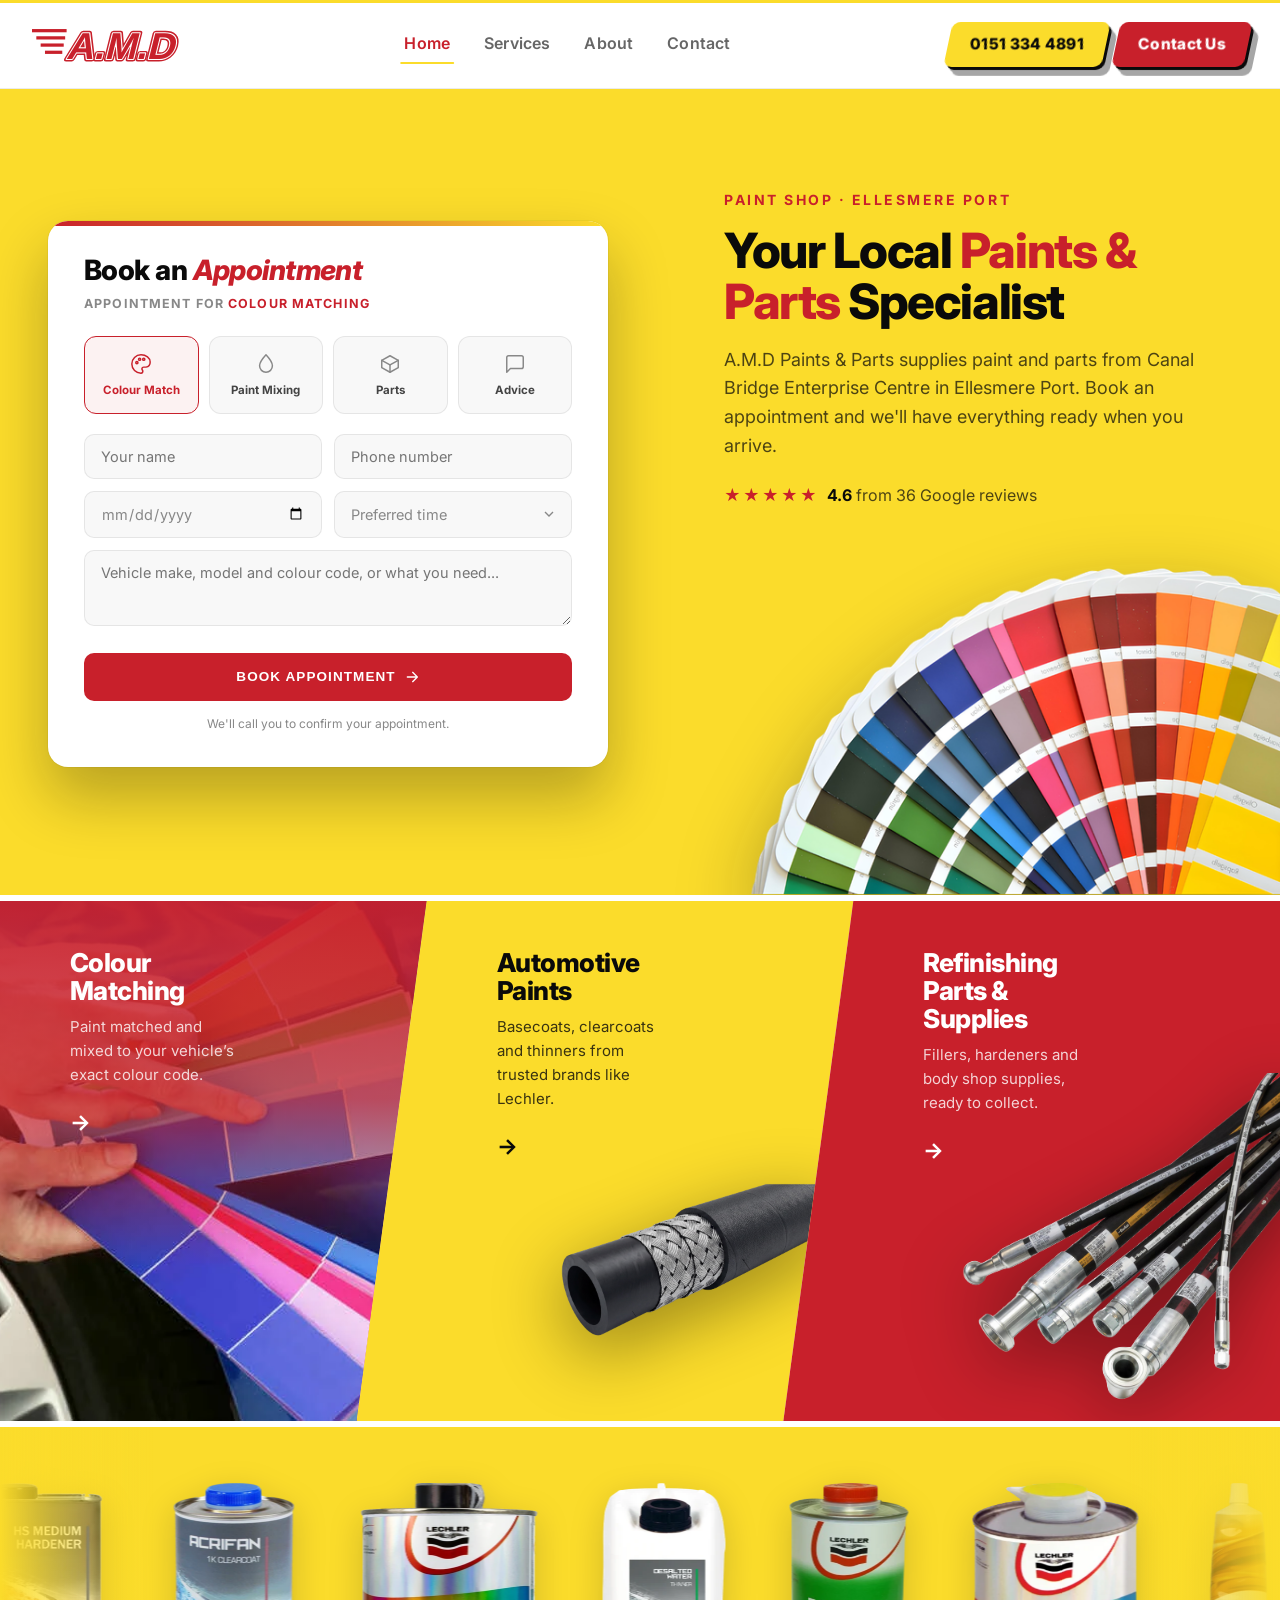
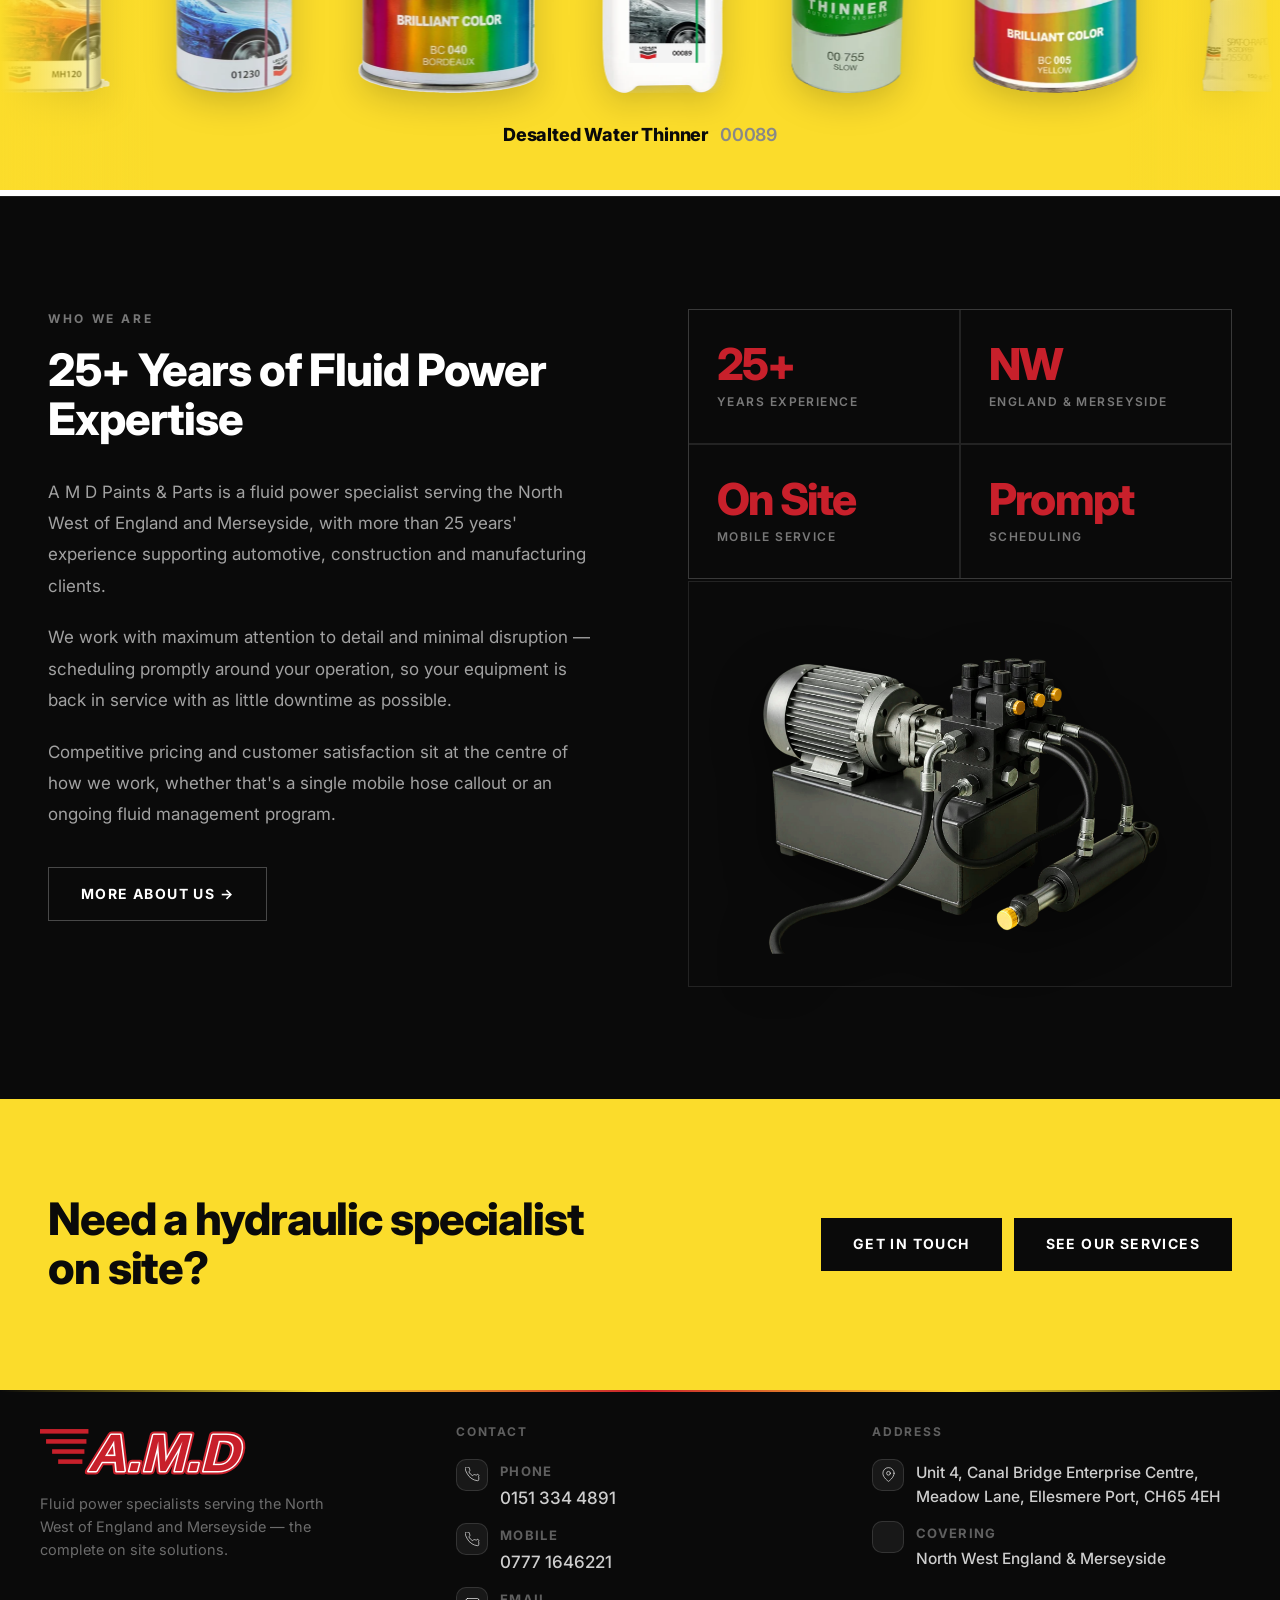
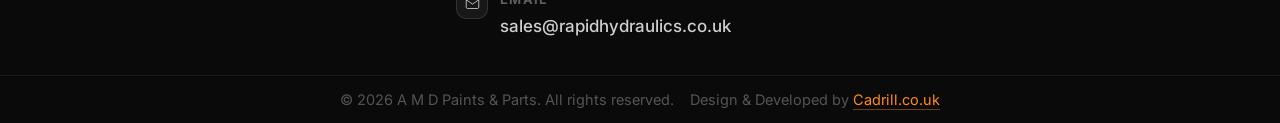
<file: index.html>
<!DOCTYPE html>
<html lang="en">
<head>
  <meta charset="UTF-8" />
  <meta name="viewport" content="width=device-width, initial-scale=1.0" />
  <title>Mobile Hydraulic Services in the North West &amp; Merseyside | A M D Paints &amp; Parts</title>
  <meta name="description" content="A M D Paints &amp; Parts — fluid power specialists with 25+ years' experience serving the North West of England and Merseyside. Mobile hose replacement, pump &amp; valve overhaul, filtration and engineering services with maximum attention to detail and minimal disruption." />
  <link rel="canonical" href="https://rapid-seven.vercel.app/" />
  <meta property="og:type" content="website" />
  <meta property="og:url" content="https://rapid-seven.vercel.app/" />
  <meta property="og:title" content="Mobile Hydraulic Services in the North West &amp; Merseyside | A M D Paints &amp; Parts" />
  <meta property="og:description" content="Fluid power specialists with 25+ years' experience serving the North West of England and Merseyside — mobile hose replacement, pump &amp; valve overhaul, filtration and engineering services." />
  <meta property="og:image" content="https://rapid-seven.vercel.app/images/rapid-hydraulics-share.png" />
  <meta property="og:image:width" content="1667" />
  <meta property="og:image:height" content="1667" />
  <meta name="twitter:card" content="summary_large_image" />
  <meta name="twitter:title" content="Mobile Hydraulic Services in the North West &amp; Merseyside | A M D Paints &amp; Parts" />
  <meta name="twitter:description" content="Fluid power specialists with 25+ years' experience serving the North West of England and Merseyside — mobile hose replacement, pump &amp; valve overhaul, filtration and engineering services." />
  <meta name="twitter:image" content="https://rapid-seven.vercel.app/images/rapid-hydraulics-share.png" />
  <link rel="stylesheet" href="css/style.css" />
  <link rel="icon" type="image/svg+xml" href="images/amd-logo.svg" />
  <link href="https://fonts.googleapis.com/css2?family=Inter:wght@400;500;600;700;800;900&display=swap" rel="stylesheet" />
  <script type="application/ld+json">
  {
    "@context": "https://schema.org",
    "@type": "LocalBusiness",
    "@id": "https://rapid-seven.vercel.app/#business",
    "name": "A M D Paints & Parts",
    "image": "https://rapid-seven.vercel.app/images/rapid-hydraulics-share.png",
    "url": "https://rapid-seven.vercel.app/",
    "telephone": "+441513344891",
    "email": "sales@rapidhydraulics.co.uk",
    "description": "A M D Paints & Parts is a fluid power specialist with 25+ years' experience, providing mobile hydraulic services, pump and valve overhaul, filtration supply and engineering services across the North West of England and Merseyside.",
    "areaServed": [
      { "@type": "AdministrativeArea", "name": "North West England" },
      "Merseyside",
      "Liverpool",
      "Wirral",
      "Cheshire",
      "Greater Manchester"
    ],
    "slogan": "The Complete On Site Solutions"
  }
  </script>
</head>
<body>

  <!-- HEADER -->
  <header class="header">
    <div class="header__inner">
      <a href="index.html" class="header__logo">
        <img src="images/amd-logo.svg" alt="A M D Paints &amp; Parts" style="height:40px;" />
      </a>
      <nav class="nav">
        <ul class="nav__list">
          <li><a href="index.html" class="nav__link nav__link--active">Home</a></li>
          <li><a href="services.html" class="nav__link">Services</a></li>
          <li><a href="about.html" class="nav__link">About</a></li>
          <li><a href="contact.html" class="nav__link">Contact</a></li>
        </ul>
      </nav>
      <div class="header__actions">
        <a href="tel:+441513344891" class="header__phone"><span>0151 334 4891</span></a>
        <a href="contact.html" class="header__cta"><span>Contact Us</span></a>
        <button class="header__burger" aria-label="Menu" onclick="openMobileNav()"><span></span><span></span><span></span></button>
      </div>
    </div>
  </header>

  <div class="mobile-nav" id="mobileNav">
    <div class="mobile-nav__head">
      <img src="images/amd-logo.svg" class="mobile-nav__logo" alt="A M D Paints &amp; Parts" style="height:40px;" />
      <button class="mobile-nav__close" onclick="closeMobileNav()" aria-label="Close menu">✕</button>
    </div>
    <nav class="mobile-nav__links">
      <a href="index.html" class="mobile-nav__link mobile-nav__link--active">Home</a>
      <a href="services.html" class="mobile-nav__link">Services</a>
      <a href="about.html" class="mobile-nav__link">About</a>
      <a href="contact.html" class="mobile-nav__link">Contact</a>
    </nav>
    <div class="mobile-nav__footer">
      <a href="tel:+441513344891" class="mobile-nav__phone">0151 334 4891</a>
      <a href="contact.html" class="mobile-nav__cta">Contact Us</a>
    </div>
  </div>

  <!-- HERO -->
  <section class="rh-hero">
    <div class="container rh-hero__inner">
      <div class="rh-hero__side">
      <div class="rh-hero__intro">
        <span class="rh-hero__eyebrow">Paint Shop &middot; Ellesmere Port</span>
        <h1 class="rh-hero__title">Your Local <span>Paints &amp; Parts</span> Specialist</h1>
        <p class="rh-hero__body">A.M.D Paints &amp; Parts supplies paint and parts from Canal Bridge Enterprise Centre in Ellesmere Port. Book an appointment and we'll have everything ready when you arrive.</p>
        <p class="rh-hero__rating"><span class="rh-hero__stars" aria-hidden="true">&#9733;&#9733;&#9733;&#9733;&#9733;</span> <strong>4.6</strong> from 36 Google reviews</p>
      </div>
      <div class="rh-hero__image-wrap">
        <img src="images/hero-ral-colour-fan.png" alt="RAL colour fan deck" class="rh-hero__image">
      </div>
      </div>
      <div class="rh-hero__content">
        <!-- BOOKING PANEL -->
        <div class="rh-hero__panel-slot">
        <div class="qp-card" id="qpCard">
          <div class="qp-card__head">
            <h2 class="qp-card__title">Book an <span>Appointment</span></h2>
            <p class="qp-card__sub">APPOINTMENT FOR <span id="qpSelectedLabel">COLOUR MATCHING</span></p>
          </div>

          <div class="qp-chips" id="qpChips">
            <button type="button" class="qp-chip is-active" data-label="Colour Matching">
              <svg viewBox="0 0 24 24" fill="none" stroke="currentColor" stroke-width="1.6" stroke-linecap="round" stroke-linejoin="round"><path d="M12 2a10 10 0 000 20c1.1 0 2-.9 2-2 0-.5-.2-1-.5-1.3-.3-.4-.5-.8-.5-1.3 0-1.1.9-2 2-2h2.4A5.6 5.6 0 0022 9.8C22 5.5 17.5 2 12 2z"/><circle cx="7.5" cy="10.5" r="1.2"/><circle cx="10.5" cy="6.8" r="1.2"/><circle cx="15" cy="6.8" r="1.2"/></svg>
              <span>Colour Match</span>
            </button>
            <button type="button" class="qp-chip" data-label="Paint Mixing">
              <svg viewBox="0 0 24 24" fill="none" stroke="currentColor" stroke-width="1.6" stroke-linecap="round" stroke-linejoin="round"><path d="M12 2s7 7.58 7 12a7 7 0 11-14 0c0-4.42 7-12 7-12z"/></svg>
              <span>Paint Mixing</span>
            </button>
            <button type="button" class="qp-chip" data-label="Parts Collection">
              <svg viewBox="0 0 24 24" fill="none" stroke="currentColor" stroke-width="1.6" stroke-linecap="round" stroke-linejoin="round"><path d="M21 8l-9-5-9 5 9 5 9-5z"/><path d="M3 8v8l9 5 9-5V8"/><path d="M12 13v8"/></svg>
              <span>Parts</span>
            </button>
            <button type="button" class="qp-chip" data-label="Advice &amp; Consultation">
              <svg viewBox="0 0 24 24" fill="none" stroke="currentColor" stroke-width="1.6" stroke-linecap="round" stroke-linejoin="round"><path d="M21 15a2 2 0 01-2 2H7l-4 4V5a2 2 0 012-2h14a2 2 0 012 2z"/></svg>
              <span>Advice</span>
            </button>
          </div>

          <form id="qpForm" onsubmit="handleQuoteSubmit(event)">
            <input type="hidden" id="qpService" name="service" value="Colour Matching" />
            <div class="qp-row">
              <input type="text" name="name" placeholder="Your name" required />
              <input type="tel" name="phone" placeholder="Phone number" required />
            </div>
            <div class="qp-row">
              <input type="date" id="qpDate" name="date" aria-label="Preferred date" required />
              <select name="time" aria-label="Preferred time" required>
                <option value="" disabled selected>Preferred time</option>
                <option value="morning">Morning</option>
                <option value="afternoon">Afternoon</option>
              </select>
            </div>
            <textarea name="notes" placeholder="Vehicle make, model and colour code, or what you need..."></textarea>
            <button type="submit" class="qp-submit">Book Appointment <svg viewBox="0 0 24 24" fill="none" stroke="currentColor" stroke-width="2" stroke-linecap="round" stroke-linejoin="round"><path d="M5 12h14M13 5l7 7-7 7"/></svg></button>
            <p class="qp-note">We'll call you to confirm your appointment.</p>
          </form>

          <div class="qp-success" id="qpSuccess">
            Thanks — we've got your booking request and will call you to confirm.
          </div>
        </div>
        </div>
      </div>
    </div>
  </section>

  <!-- FEATURE PANELS -->
  <section class="feature-panels">
    <a href="contact.html" class="feature-panel feature-panel--red feature-panel--hoses feature-panel--photo">
      <img src="images/panel-colour-matching.webp" alt="Colour swatches held against a blue car to match its paint" class="feature-panel__image">
      <div class="feature-panel__body">
        <h3 class="feature-panel__title">Colour Matching</h3>
        <p class="feature-panel__desc">Paint matched and mixed to your vehicle’s exact colour code.</p>
        <span class="feature-panel__arrow">&rarr;</span>
      </div>
    </a>
    <a href="services.html" class="feature-panel feature-panel--yellow feature-panel--hoses">
      <img src="images/panel-hose-cutaway.png" alt="Steel-braided hydraulic hose cutaway" class="feature-panel__image">
      <div class="feature-panel__body">
        <h3 class="feature-panel__title">Automotive Paints</h3>
        <p class="feature-panel__desc">Basecoats, clearcoats and thinners from trusted brands like Lechler.</p>
        <span class="feature-panel__arrow">&rarr;</span>
      </div>
    </a>
    <a href="services.html" class="feature-panel feature-panel--red feature-panel--hoses">
      <img src="images/panel-hydraulic-hoses.png" alt="Hydraulic hose assemblies with crimped fittings" class="feature-panel__image">
      <div class="feature-panel__body">
        <h3 class="feature-panel__title">Refinishing Parts &amp; Supplies</h3>
        <p class="feature-panel__desc">Fillers, hardeners and body shop supplies, ready to collect.</p>
        <span class="feature-panel__arrow">&rarr;</span>
      </div>
    </a>
  </section>

  <!-- PRODUCT CAROUSEL -->
  <section class="product-carousel">
    <div class="product-carousel__track" id="productCarousel" data-set>
      <button type="button" class="product-carousel__item" data-name="Spat-O-Rapid 05500" data-size="1K Stopper" data-price="">
        <img src="images/product-spat-o-rapid-05500.webp" alt="Lechler Spat-O-Rapid 05500 1K stopper, 150 g tube" />
      </button>
      <button type="button" class="product-carousel__item" data-name="HS Medium Hardener" data-size="MH120" data-price="">
        <img src="images/product-hs-medium-hardener-mh120.webp" alt="Lechler HS Medium Hardener MH120 tin" />
      </button>
      <button type="button" class="product-carousel__item" data-name="Acrifan 1K Clearcoat" data-size="01230" data-price="">
        <img src="images/product-acrifan-clearcoat-01230.webp" alt="Lechler Acrifan 1K Clearcoat 01230 tin" />
      </button>
      <button type="button" class="product-carousel__item is-active" data-name="Brilliant Color" data-size="BC 040 Bordeaux" data-price="">
        <img src="images/product-brilliant-color-bc040.webp" alt="Lechler Brilliant Color BC 040 Bordeaux tin" />
      </button>
      <button type="button" class="product-carousel__item" data-name="Desalted Water Thinner" data-size="00089" data-price="">
        <img src="images/product-desalted-water-00089.webp" alt="Lechler Desalted Water Thinner 00089 jerrycan" />
      </button>
      <button type="button" class="product-carousel__item" data-name="Thinner" data-size="00755 Slow" data-price="">
        <img src="images/product-thinner-00755.webp" alt="Lechler Thinner 00755 Slow tin" />
      </button>
      <button type="button" class="product-carousel__item" data-name="Brilliant Color" data-size="BC 005 Yellow" data-price="">
        <img src="images/product-brilliant-color-bc005.webp" alt="Lechler Brilliant Color BC 005 Yellow tin" />
      </button>
    </div>
    <div class="product-carousel__caption">
      <p class="product-carousel__caption-line">
        <span id="productCaptionName">Brilliant Color</span>
        <span id="productCaptionSize">BC 040 Bordeaux</span>
      </p>
      <p id="productCaptionPrice" class="product-carousel__caption-price"></p>
    </div>
  </section>

  <!-- ABOUT -->
  <section class="about-section">
    <div class="container">
      <div class="about-section__inner">
        <div>
          <span class="eyebrow">Who We Are</span>
          <h2 class="about-section__title">25+ Years of Fluid Power Expertise</h2>
          <p class="about-section__body">A M D Paints &amp; Parts is a fluid power specialist serving the North West of England and Merseyside, with more than 25 years' experience supporting automotive, construction and manufacturing clients.</p>
          <p class="about-section__body">We work with maximum attention to detail and minimal disruption — scheduling promptly around your operation, so your equipment is back in service with as little downtime as possible.</p>
          <p class="about-section__body">Competitive pricing and customer satisfaction sit at the centre of how we work, whether that's a single mobile hose callout or an ongoing fluid management program.</p>
          <div class="about-section__cta">
            <a href="about.html" class="btn btn--ghost">More About Us &rarr;</a>
          </div>
        </div>
        <div>
          <div class="about-stats">
            <div class="about-stat">
              <div class="about-stat__num">25+</div>
              <div class="about-stat__label">Years Experience</div>
            </div>
            <div class="about-stat">
              <div class="about-stat__num">NW</div>
              <div class="about-stat__label">England &amp; Merseyside</div>
            </div>
            <div class="about-stat">
              <div class="about-stat__num">On Site</div>
              <div class="about-stat__label">Mobile Service</div>
            </div>
            <div class="about-stat">
              <div class="about-stat__num">Prompt</div>
              <div class="about-stat__label">Scheduling</div>
            </div>
          </div>
          <div class="about-stats__image">
            <img src="images/about-power-unit.png" alt="Hydraulic power unit with pump, manifold and cylinder" />
          </div>
        </div>
      </div>
    </div>
  </section>

  <!-- CTA -->
  <section class="cta-band">
    <div class="container">
      <div class="cta-band__inner">
        <h2 class="cta-band__title">Need a hydraulic specialist on site?</h2>
        <div class="cta-band__actions">
          <a href="contact.html" class="btn btn--dark">Get in Touch</a>
          <a href="services.html" class="btn btn--dark" style="border-color:rgba(0,0,0,0.15);">See Our Services</a>
        </div>
      </div>
    </div>
  </section>

  <!-- FOOTER -->
  <footer class="footer">
    <div class="footer__inner footer__inner--simple">
      <div class="footer__contact">
        <img src="images/amd-logo.svg" class="footer__logo" alt="A M D Paints &amp; Parts" style="height:56px;" />
        <p class="footer__tagline">Fluid power specialists serving the North West of England and Merseyside — the complete on site solutions.</p>
      </div>
      <div>
        <p class="footer__col-title">Contact</p>
        <a href="tel:+441513344891" class="footer__contact-item">
          <span class="footer__contact-icon">
            <svg viewBox="0 0 24 24" fill="none" width="15" height="15" stroke="currentColor" stroke-width="1.5" stroke-linecap="round" stroke-linejoin="round"><path d="M22 16.92v3a2 2 0 01-2.18 2 19.79 19.79 0 01-8.63-3.07A19.5 19.5 0 013.07 9.8 19.79 19.79 0 01.04 1.22 2 2 0 012 .04h3a2 2 0 012 1.72 12.84 12.84 0 00.7 2.81 2 2 0 01-.45 2.11L6.09 7.91a16 16 0 006 6l1.27-1.27a2 2 0 012.11-.45 12.84 12.84 0 002.81.7A2 2 0 0122 14.92z"/></svg>
          </span>
          <span class="footer__contact-text">
            <span class="footer__label">Phone</span>
            <span class="footer__value">0151 334 4891</span>
          </span>
        </a>
        <a href="tel:+447771646221" class="footer__contact-item">
          <span class="footer__contact-icon">
            <svg viewBox="0 0 24 24" fill="none" width="15" height="15" stroke="currentColor" stroke-width="1.5" stroke-linecap="round" stroke-linejoin="round"><path d="M22 16.92v3a2 2 0 01-2.18 2 19.79 19.79 0 01-8.63-3.07A19.5 19.5 0 013.07 9.8 19.79 19.79 0 01.04 1.22 2 2 0 012 .04h3a2 2 0 012 1.72 12.84 12.84 0 00.7 2.81 2 2 0 01-.45 2.11L6.09 7.91a16 16 0 006 6l1.27-1.27a2 2 0 012.11-.45 12.84 12.84 0 002.81.7A2 2 0 0122 14.92z"/></svg>
          </span>
          <span class="footer__contact-text">
            <span class="footer__label">Mobile</span>
            <span class="footer__value">0777 1646221</span>
          </span>
        </a>
        <a href="mailto:sales@rapidhydraulics.co.uk" class="footer__contact-item">
          <span class="footer__contact-icon">
            <svg viewBox="0 0 24 24" fill="none" width="15" height="15" stroke="currentColor" stroke-width="1.5" stroke-linecap="round" stroke-linejoin="round"><path d="M4 4h16c1.1 0 2 .9 2 2v12c0 1.1-.9 2-2 2H4c-1.1 0-2-.9-2-2V6c0-1.1.9-2 2-2z"/><polyline points="22,6 12,13 2,6"/></svg>
          </span>
          <span class="footer__contact-text">
            <span class="footer__label">Email</span>
            <span class="footer__value">sales@rapidhydraulics.co.uk</span>
          </span>
        </a>
      </div>
      <div>
        <p class="footer__col-title">Address</p>
        <div class="footer__contact-item" style="cursor:default;">
          <span class="footer__contact-icon">
            <svg viewBox="0 0 24 24" fill="none" width="15" height="15" stroke="currentColor" stroke-width="1.5" stroke-linecap="round" stroke-linejoin="round"><path d="M21 10c0 7-9 13-9 13S3 17 3 10a9 9 0 1118 0z"/><circle cx="12" cy="10" r="3"/></svg>
          </span>
          <span class="footer__contact-text">
            <span class="footer__value" style="font-size:15.5px;">Unit 4, Canal Bridge Enterprise Centre, Meadow Lane, Ellesmere Port, CH65 4EH</span>
          </span>
        </div>
        <div class="footer__contact-item" style="cursor:default;">
          <span class="footer__contact-icon"></span>
          <span class="footer__contact-text">
            <span class="footer__label">Covering</span>
            <span class="footer__value" style="font-size:15.5px;">North West England &amp; Merseyside</span>
          </span>
        </div>
      </div>
    </div>

    <div class="footer__bottom" style="justify-content:center; gap:16px; flex-wrap:wrap;">
      <p>&copy; 2026 A M D Paints &amp; Parts. All rights reserved.</p>
      <p>Design &amp; Developed by <a href="https://cadrill.co.uk" class="footer__policy-link" target="_blank" rel="noopener">Cadrill.co.uk</a></p>
    </div>
  </footer>

  <script>
    function openMobileNav() {
      document.getElementById('mobileNav').classList.add('is-open');
      document.body.style.overflow = 'hidden';
    }
    function closeMobileNav() {
      document.getElementById('mobileNav').classList.remove('is-open');
      document.body.style.overflow = '';
    }
    document.querySelectorAll('#qpChips .qp-chip').forEach(function (chip) {
      chip.addEventListener('click', function () {
        document.querySelectorAll('#qpChips .qp-chip').forEach(function (c) { c.classList.remove('is-active'); });
        chip.classList.add('is-active');
        var label = chip.getAttribute('data-label');
        document.getElementById('qpService').value = label;
        document.getElementById('qpSelectedLabel').textContent = label.toUpperCase();
      });
    });
    var qpDate = document.getElementById('qpDate');
    var t = new Date();
    qpDate.min = t.getFullYear() + '-' + String(t.getMonth() + 1).padStart(2, '0') + '-' + String(t.getDate()).padStart(2, '0');
    function handleQuoteSubmit(e) {
      e.preventDefault();
      document.getElementById('qpForm').style.display = 'none';
      document.getElementById('qpChips').style.display = 'none';
      document.getElementById('qpSuccess').style.display = 'block';
    }
    (function () {
      var wrap = document.querySelector('.product-carousel');
      var track = document.getElementById('productCarousel');
      var uniqueItems = Array.prototype.slice.call(track.children);

      // Clone the unique set enough times to fill well beyond the
      // widest screen, so there's never empty space while it steps
      // and loops.
      while (track.scrollWidth < window.innerWidth * 4) {
        uniqueItems.forEach(function (item) {
          track.appendChild(item.cloneNode(true));
        });
      }

      var items = Array.prototype.slice.call(document.querySelectorAll('#productCarousel .product-carousel__item'));
      var current = null;
      var SLIDE_MS = 500;
      var PAUSE_MS = 1000;

      // offsetLeft/offsetWidth are pure layout values, unaffected by
      // the transform we animate the track with — using them (rather
      // than a fixed per-step distance) means every item is centered
      // exactly, however wide its particular product photo is, with
      // no drift building up over many steps.
      function centerOffsetOf(item) {
        return item.offsetLeft + item.offsetWidth / 2;
      }

      function applyTransform(idx, animate) {
        var targetX = wrap.clientWidth / 2 - centerOffsetOf(items[idx]);
        track.style.transition = animate ? 'transform ' + SLIDE_MS + 'ms ease' : 'none';
        track.style.transform = 'translateX(' + targetX + 'px)';
      }

      var index = items.findIndex(function (c) { return c.classList.contains('is-active'); });
      if (index === -1) index = 0;
      applyTransform(index, false);

      function advance() {
        index++;
        applyTransform(index, true);
        if (index >= items.length - uniqueItems.length) {
          setTimeout(function () {
            index -= uniqueItems.length;
            applyTransform(index, false);
          }, SLIDE_MS);
        }
      }

      setInterval(advance, SLIDE_MS + PAUSE_MS);

      function setActive(item) {
        if (item === current) return;
        items.forEach(function (c) { c.classList.remove('is-active'); });
        item.classList.add('is-active');
        document.getElementById('productCaptionName').textContent = item.getAttribute('data-name');
        document.getElementById('productCaptionSize').textContent = item.getAttribute('data-size');
        document.getElementById('productCaptionPrice').textContent = item.getAttribute('data-price');
        current = item;
      }

      function updateFromCenter() {
        var mid = wrap.getBoundingClientRect().left + wrap.getBoundingClientRect().width / 2;
        var closest = items[0];
        var closestDist = Infinity;
        items.forEach(function (item) {
          var r = item.getBoundingClientRect();
          var dist = Math.abs((r.left + r.width / 2) - mid);
          if (dist < closestDist) { closestDist = dist; closest = item; }
        });
        setActive(closest);
        requestAnimationFrame(updateFromCenter);
      }

      items.forEach(function (item, i) {
        item.addEventListener('click', function () {
          index = i;
          applyTransform(index, true);
        });
      });

      requestAnimationFrame(updateFromCenter);
    })();
  </script>
</body>
</html>
</file>
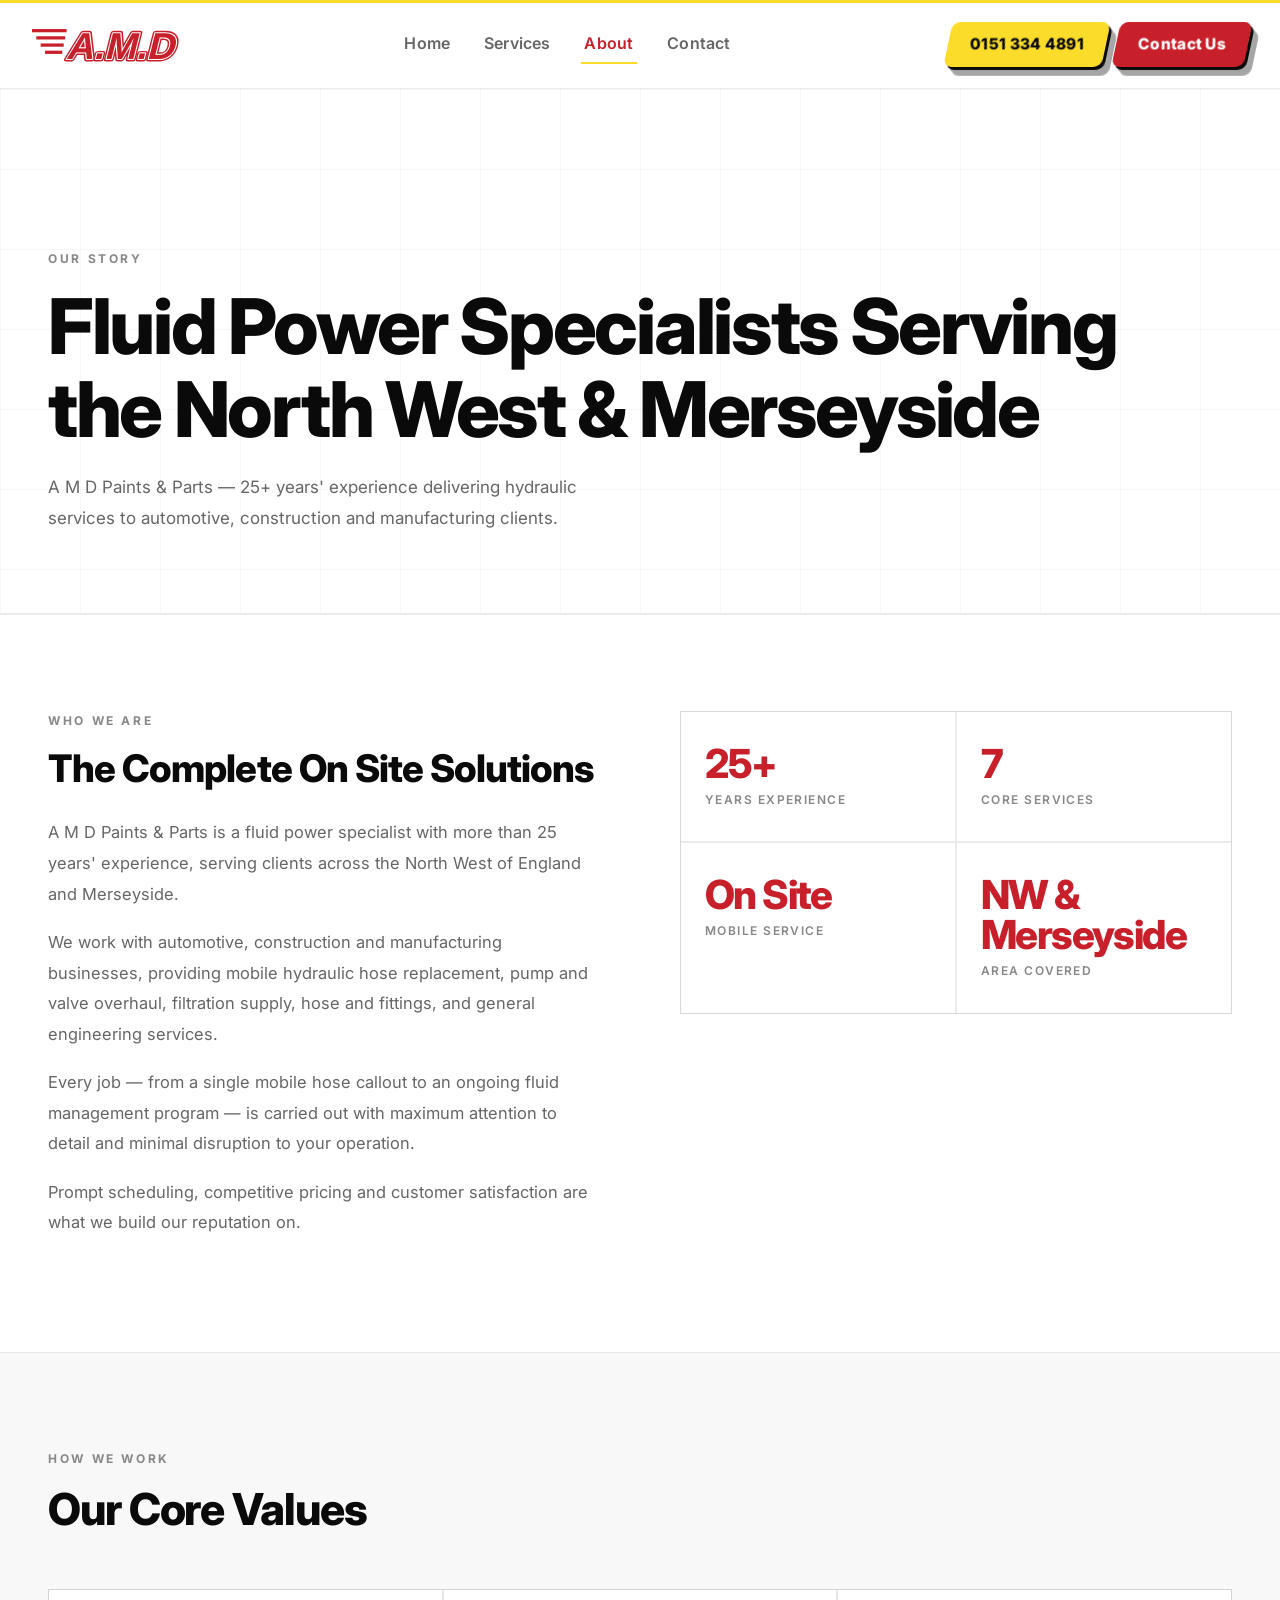
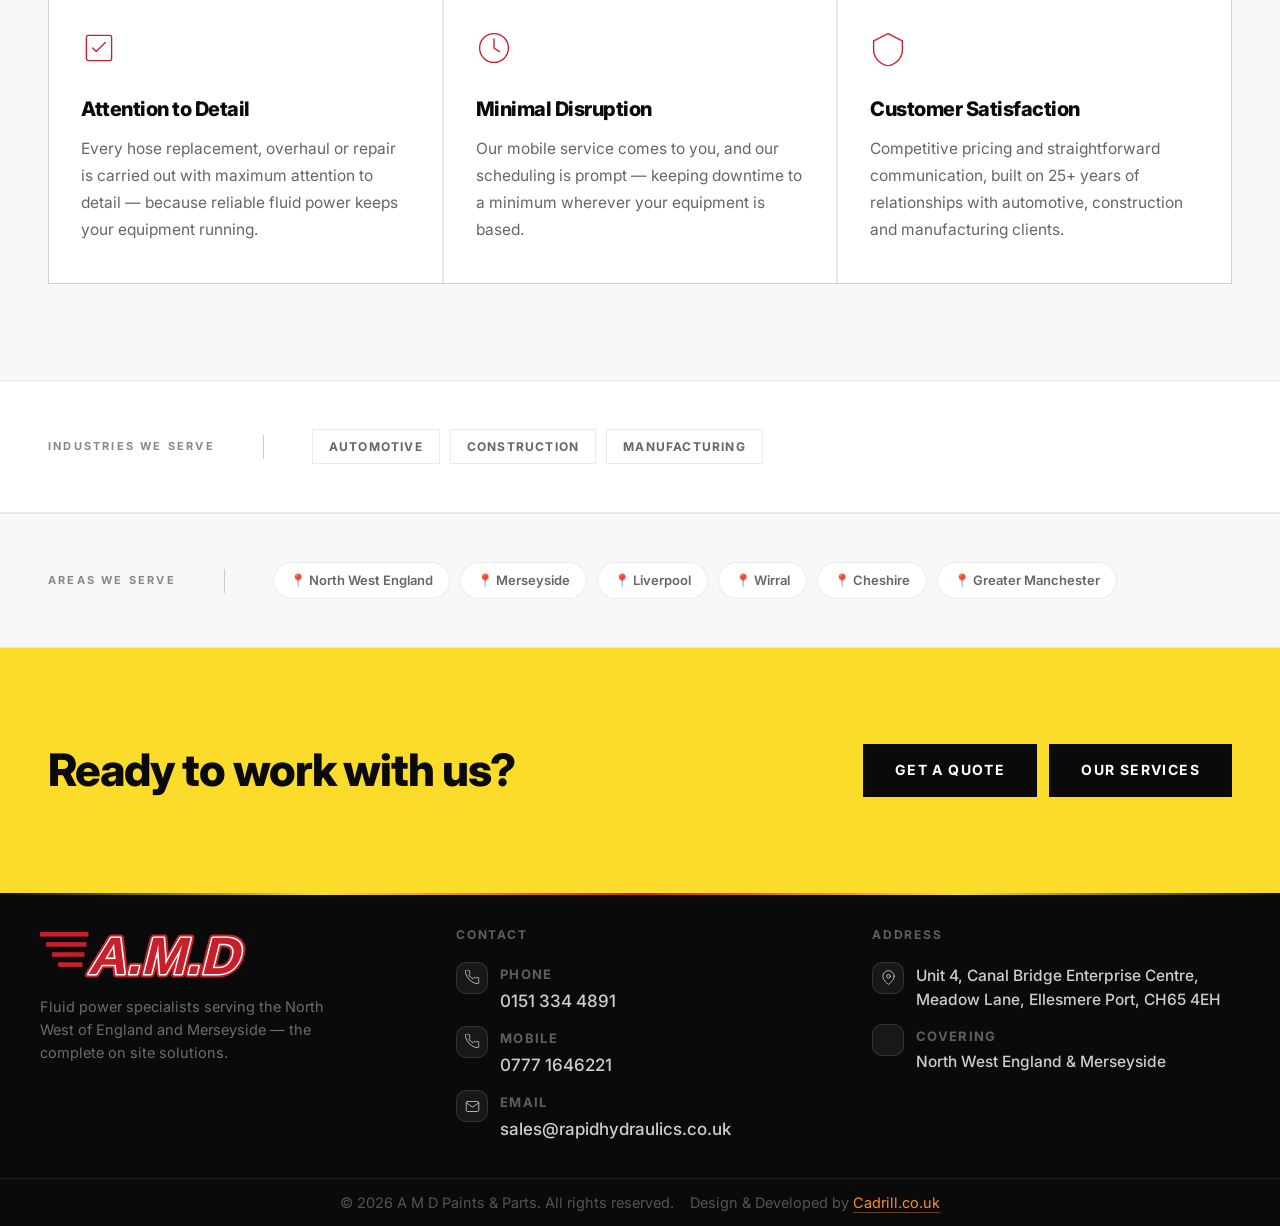
<file: about.html>
<!DOCTYPE html>
<html lang="en">
<head>
  <meta charset="UTF-8" />
  <meta name="viewport" content="width=device-width, initial-scale=1.0" />
  <title>About Us — Fluid Power Specialists | A M D Paints &amp; Parts</title>
  <meta name="description" content="A M D Paints &amp; Parts — 25+ years' experience as a fluid power specialist serving automotive, construction and manufacturing clients across the North West of England and Merseyside." />
  <link rel="canonical" href="https://rapid-seven.vercel.app/about.html" />
  <meta property="og:type" content="website" />
  <meta property="og:url" content="https://rapid-seven.vercel.app/about.html" />
  <meta property="og:title" content="About Us — Fluid Power Specialists | A M D Paints &amp; Parts" />
  <meta property="og:description" content="25+ years' experience as a fluid power specialist serving automotive, construction and manufacturing clients across the North West of England and Merseyside." />
  <meta property="og:image" content="https://rapid-seven.vercel.app/images/rapid-hydraulics-share.png" />
  <meta property="og:image:width" content="1667" />
  <meta property="og:image:height" content="1667" />
  <meta name="twitter:card" content="summary_large_image" />
  <meta name="twitter:title" content="About Us — Fluid Power Specialists | A M D Paints &amp; Parts" />
  <meta name="twitter:description" content="25+ years' experience as a fluid power specialist serving automotive, construction and manufacturing clients across the North West of England and Merseyside." />
  <meta name="twitter:image" content="https://rapid-seven.vercel.app/images/rapid-hydraulics-share.png" />
  <link rel="stylesheet" href="css/style.css" />
  <link rel="icon" type="image/svg+xml" href="images/amd-logo.svg" />
  <link href="https://fonts.googleapis.com/css2?family=Inter:wght@400;500;600;700;800&display=swap" rel="stylesheet" />
</head>
<body>

  <header class="header">
    <div class="header__inner">
      <a href="index.html" class="header__logo">
        <img src="images/amd-logo.svg" alt="A M D Paints &amp; Parts" style="height:40px;" />
      </a>
      <nav class="nav">
        <ul class="nav__list">
          <li><a href="index.html" class="nav__link">Home</a></li>
          <li><a href="services.html" class="nav__link">Services</a></li>
          <li><a href="about.html" class="nav__link nav__link--active">About</a></li>
          <li><a href="contact.html" class="nav__link">Contact</a></li>
        </ul>
      </nav>
      <div class="header__actions">
        <a href="tel:+441513344891" class="header__phone"><span>0151 334 4891</span></a>
        <a href="contact.html" class="header__cta"><span>Contact Us</span></a>
        <button class="header__burger" aria-label="Menu" onclick="openMobileNav()"><span></span><span></span><span></span></button>
      </div>
    </div>
  </header>

  <div class="mobile-nav" id="mobileNav">
    <div class="mobile-nav__head">
      <img src="images/amd-logo.svg" class="mobile-nav__logo" alt="A M D Paints &amp; Parts" style="height:40px;" />
      <button class="mobile-nav__close" onclick="closeMobileNav()" aria-label="Close menu">✕</button>
    </div>
    <nav class="mobile-nav__links">
      <a href="index.html" class="mobile-nav__link">Home</a>
      <a href="services.html" class="mobile-nav__link">Services</a>
      <a href="about.html" class="mobile-nav__link mobile-nav__link--active">About</a>
      <a href="contact.html" class="mobile-nav__link">Contact</a>
    </nav>
    <div class="mobile-nav__footer">
      <a href="tel:+441513344891" class="mobile-nav__phone">0151 334 4891</a>
      <a href="contact.html" class="mobile-nav__cta">Contact Us</a>
    </div>
  </div>

  <section class="page-hero">
    <div class="container page-hero__inner">
      <span class="eyebrow">Our Story</span>
      <h1 class="page-hero__title">Fluid Power Specialists Serving the North West &amp; Merseyside</h1>
      <p class="page-hero__sub">A M D Paints &amp; Parts — 25+ years' experience delivering hydraulic services to automotive, construction and manufacturing clients.</p>
    </div>
  </section>

  <!-- INTRO -->
  <section class="about-intro">
    <div class="container">
      <div class="about-intro__inner">
        <div>
          <span class="eyebrow">Who We Are</span>
          <h2 class="about-intro__title">The Complete On Site Solutions</h2>
          <p class="about-intro__body">A M D Paints &amp; Parts is a fluid power specialist with more than 25 years' experience, serving clients across the North West of England and Merseyside.</p>
          <p class="about-intro__body">We work with automotive, construction and manufacturing businesses, providing mobile hydraulic hose replacement, pump and valve overhaul, filtration supply, hose and fittings, and general engineering services.</p>
          <p class="about-intro__body">Every job — from a single mobile hose callout to an ongoing fluid management program — is carried out with maximum attention to detail and minimal disruption to your operation.</p>
          <p class="about-intro__body">Prompt scheduling, competitive pricing and customer satisfaction are what we build our reputation on.</p>
        </div>
        <div class="about-mini-stats">
          <div class="about-mini-stat">
            <div class="about-mini-stat__num">25+</div>
            <div class="about-mini-stat__label">Years Experience</div>
          </div>
          <div class="about-mini-stat">
            <div class="about-mini-stat__num">7</div>
            <div class="about-mini-stat__label">Core Services</div>
          </div>
          <div class="about-mini-stat">
            <div class="about-mini-stat__num">On Site</div>
            <div class="about-mini-stat__label">Mobile Service</div>
          </div>
          <div class="about-mini-stat">
            <div class="about-mini-stat__num">NW &amp; Merseyside</div>
            <div class="about-mini-stat__label">Area Covered</div>
          </div>
        </div>
      </div>
    </div>
  </section>

  <!-- VALUES -->
  <section class="values-section">
    <div class="container">
      <span class="eyebrow">How We Work</span>
      <h2 style="font-size:clamp(28px,3.5vw,44px); font-weight:800; color:var(--black); letter-spacing:-0.025em;">Our Core Values</h2>
      <div class="values-grid">
        <div class="value-card">
          <svg class="value-card__icon" viewBox="0 0 40 40" fill="none">
            <rect x="6" y="6" width="28" height="28" rx="2" stroke="currentColor" stroke-width="1.5"/>
            <path d="M13 20l4 4 10-10" stroke="currentColor" stroke-width="1.5" stroke-linecap="round" stroke-linejoin="round"/>
          </svg>
          <h3 class="value-card__title">Attention to Detail</h3>
          <p class="value-card__body">Every hose replacement, overhaul or repair is carried out with maximum attention to detail — because reliable fluid power keeps your equipment running.</p>
        </div>
        <div class="value-card">
          <svg class="value-card__icon" viewBox="0 0 40 40" fill="none">
            <circle cx="20" cy="20" r="16" stroke="currentColor" stroke-width="1.5"/>
            <path d="M20 10v10l6 4" stroke="currentColor" stroke-width="1.5" stroke-linecap="round"/>
          </svg>
          <h3 class="value-card__title">Minimal Disruption</h3>
          <p class="value-card__body">Our mobile service comes to you, and our scheduling is prompt — keeping downtime to a minimum wherever your equipment is based.</p>
        </div>
        <div class="value-card">
          <svg class="value-card__icon" viewBox="0 0 40 40" fill="none">
            <path d="M20 4L4 12v10c0 9 7 16 16 18 9-2 16-9 16-18V12L20 4z" stroke="currentColor" stroke-width="1.5"/>
          </svg>
          <h3 class="value-card__title">Customer Satisfaction</h3>
          <p class="value-card__body">Competitive pricing and straightforward communication, built on 25+ years of relationships with automotive, construction and manufacturing clients.</p>
        </div>
      </div>
    </div>
  </section>

  <!-- CAPABILITIES -->
  <section class="certs-strip">
    <div class="container">
      <div class="certs-strip__inner">
        <span class="certs-strip__label">Industries We Serve</span>
        <div class="certs-strip__divider"></div>
        <div class="certs-strip__items">
          <span class="cert-badge">Automotive</span>
          <span class="cert-badge">Construction</span>
          <span class="cert-badge">Manufacturing</span>
        </div>
      </div>
    </div>
  </section>

  <section class="areas-strip">
    <div class="container">
      <div class="areas-strip__inner">
        <span class="areas-strip__label">Areas We Serve</span>
        <div class="areas-strip__divider"></div>
        <div class="areas-strip__items">
          <span class="area-badge">📍 North West England</span>
          <span class="area-badge">📍 Merseyside</span>
          <span class="area-badge">📍 Liverpool</span>
          <span class="area-badge">📍 Wirral</span>
          <span class="area-badge">📍 Cheshire</span>
          <span class="area-badge">📍 Greater Manchester</span>
        </div>
      </div>
    </div>
  </section>

  <section class="cta-band">
    <div class="container">
      <div class="cta-band__inner">
        <h2 class="cta-band__title">Ready to work with us?</h2>
        <div class="cta-band__actions">
          <a href="contact.html" class="btn btn--dark">Get a Quote</a>
          <a href="services.html" class="btn btn--dark" style="border-color:rgba(0,0,0,0.15);">Our Services</a>
        </div>
      </div>
    </div>
  </section>

  <footer class="footer">
    <div class="footer__inner footer__inner--simple">
      <div class="footer__contact">
        <img src="images/amd-logo.svg" class="footer__logo" alt="A M D Paints &amp; Parts" style="height:56px;" />
        <p class="footer__tagline">Fluid power specialists serving the North West of England and Merseyside — the complete on site solutions.</p>
      </div>
      <div>
        <p class="footer__col-title">Contact</p>
        <a href="tel:+441513344891" class="footer__contact-item">
          <span class="footer__contact-icon">
            <svg viewBox="0 0 24 24" fill="none" width="15" height="15" stroke="currentColor" stroke-width="1.5" stroke-linecap="round" stroke-linejoin="round"><path d="M22 16.92v3a2 2 0 01-2.18 2 19.79 19.79 0 01-8.63-3.07A19.5 19.5 0 013.07 9.8 19.79 19.79 0 01.04 1.22 2 2 0 012 .04h3a2 2 0 012 1.72 12.84 12.84 0 00.7 2.81 2 2 0 01-.45 2.11L6.09 7.91a16 16 0 006 6l1.27-1.27a2 2 0 012.11-.45 12.84 12.84 0 002.81.7A2 2 0 0122 14.92z"/></svg>
          </span>
          <span class="footer__contact-text">
            <span class="footer__label">Phone</span>
            <span class="footer__value">0151 334 4891</span>
          </span>
        </a>
        <a href="tel:+447771646221" class="footer__contact-item">
          <span class="footer__contact-icon">
            <svg viewBox="0 0 24 24" fill="none" width="15" height="15" stroke="currentColor" stroke-width="1.5" stroke-linecap="round" stroke-linejoin="round"><path d="M22 16.92v3a2 2 0 01-2.18 2 19.79 19.79 0 01-8.63-3.07A19.5 19.5 0 013.07 9.8 19.79 19.79 0 01.04 1.22 2 2 0 012 .04h3a2 2 0 012 1.72 12.84 12.84 0 00.7 2.81 2 2 0 01-.45 2.11L6.09 7.91a16 16 0 006 6l1.27-1.27a2 2 0 012.11-.45 12.84 12.84 0 002.81.7A2 2 0 0122 14.92z"/></svg>
          </span>
          <span class="footer__contact-text">
            <span class="footer__label">Mobile</span>
            <span class="footer__value">0777 1646221</span>
          </span>
        </a>
        <a href="mailto:sales@rapidhydraulics.co.uk" class="footer__contact-item">
          <span class="footer__contact-icon">
            <svg viewBox="0 0 24 24" fill="none" width="15" height="15" stroke="currentColor" stroke-width="1.5" stroke-linecap="round" stroke-linejoin="round"><path d="M4 4h16c1.1 0 2 .9 2 2v12c0 1.1-.9 2-2 2H4c-1.1 0-2-.9-2-2V6c0-1.1.9-2 2-2z"/><polyline points="22,6 12,13 2,6"/></svg>
          </span>
          <span class="footer__contact-text">
            <span class="footer__label">Email</span>
            <span class="footer__value">sales@rapidhydraulics.co.uk</span>
          </span>
        </a>
      </div>
      <div>
        <p class="footer__col-title">Address</p>
        <div class="footer__contact-item" style="cursor:default;">
          <span class="footer__contact-icon">
            <svg viewBox="0 0 24 24" fill="none" width="15" height="15" stroke="currentColor" stroke-width="1.5" stroke-linecap="round" stroke-linejoin="round"><path d="M21 10c0 7-9 13-9 13S3 17 3 10a9 9 0 1118 0z"/><circle cx="12" cy="10" r="3"/></svg>
          </span>
          <span class="footer__contact-text">
            <span class="footer__value" style="font-size:15.5px;">Unit 4, Canal Bridge Enterprise Centre, Meadow Lane, Ellesmere Port, CH65 4EH</span>
          </span>
        </div>
        <div class="footer__contact-item" style="cursor:default;">
          <span class="footer__contact-icon"></span>
          <span class="footer__contact-text">
            <span class="footer__label">Covering</span>
            <span class="footer__value" style="font-size:15.5px;">North West England &amp; Merseyside</span>
          </span>
        </div>
      </div>
    </div>

    <div class="footer__bottom" style="justify-content:center; gap:16px; flex-wrap:wrap;">
      <p>&copy; 2026 A M D Paints &amp; Parts. All rights reserved.</p>
      <p>Design &amp; Developed by <a href="https://cadrill.co.uk" class="footer__policy-link" target="_blank" rel="noopener">Cadrill.co.uk</a></p>
    </div>
  </footer>

  <script>
    function openMobileNav() {
      document.getElementById('mobileNav').classList.add('is-open');
      document.body.style.overflow = 'hidden';
    }
    function closeMobileNav() {
      document.getElementById('mobileNav').classList.remove('is-open');
      document.body.style.overflow = '';
    }
  </script>
</body>
</html>
</file>
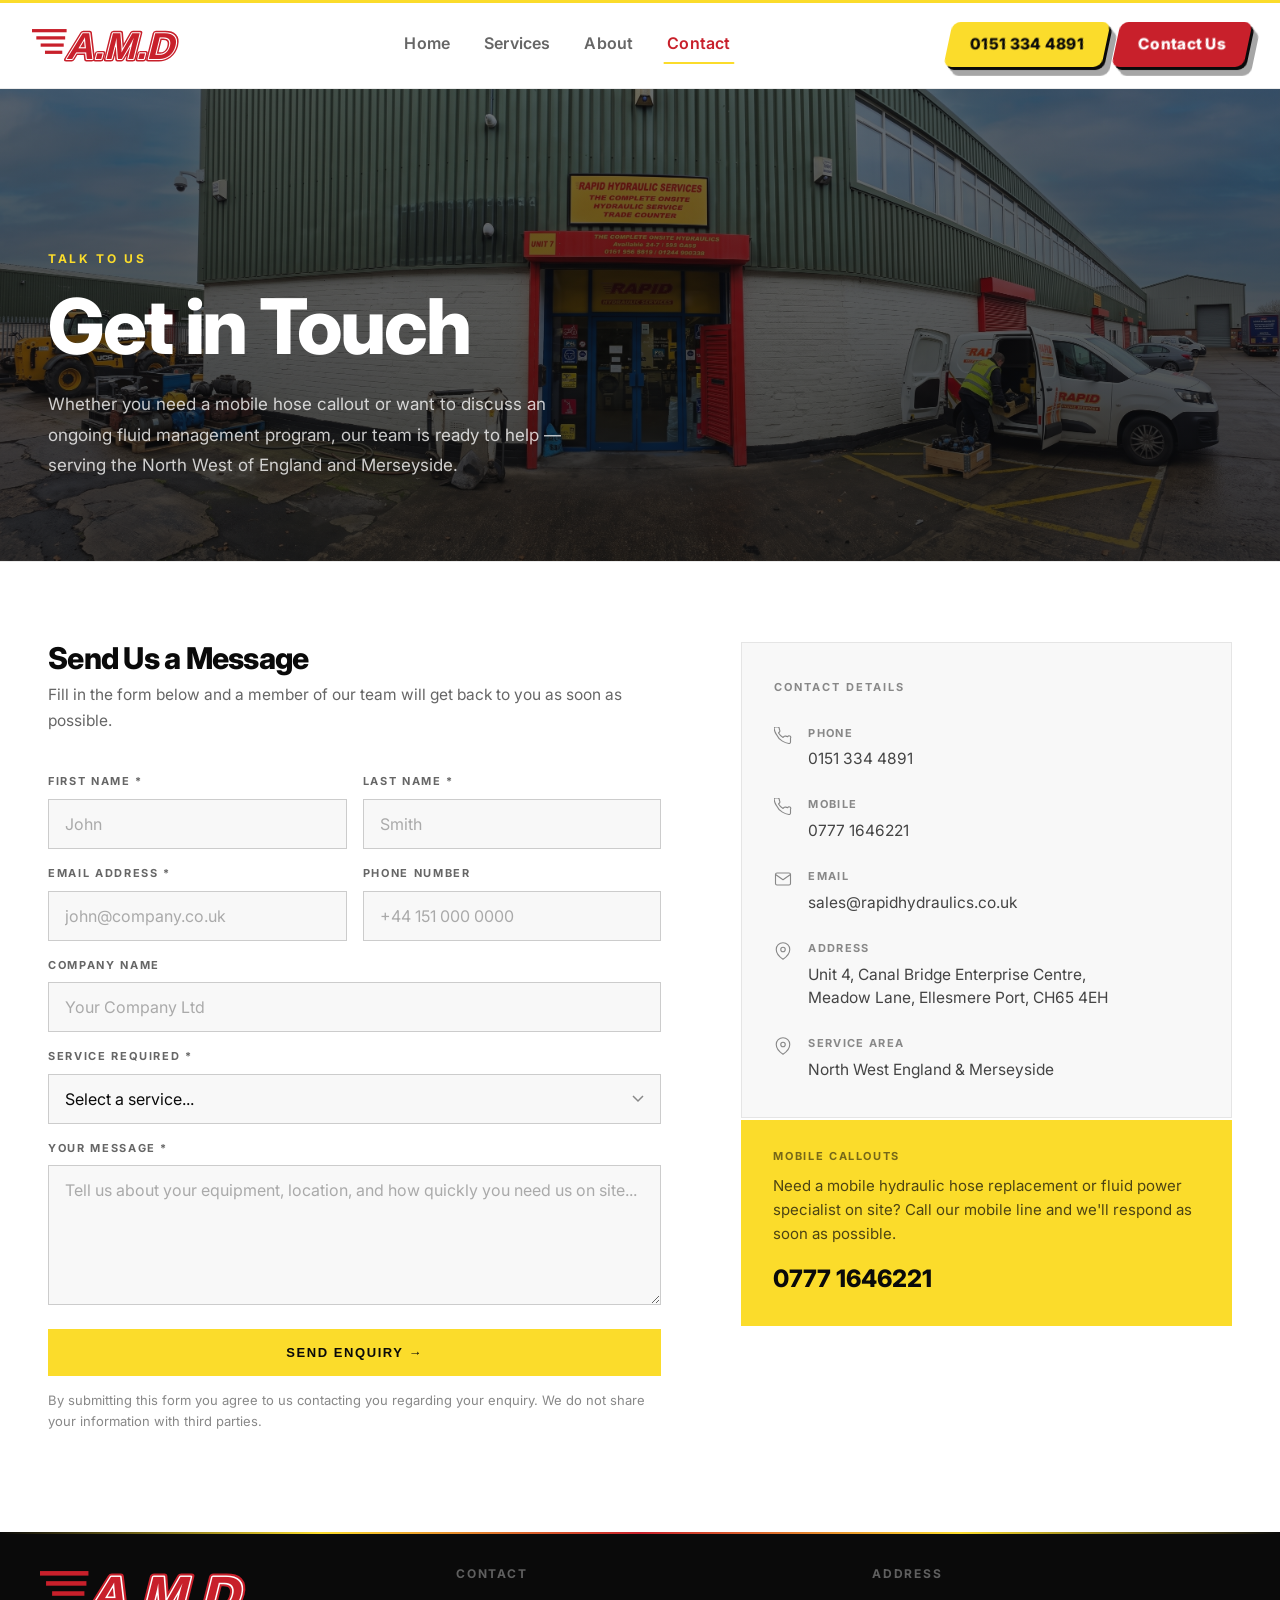
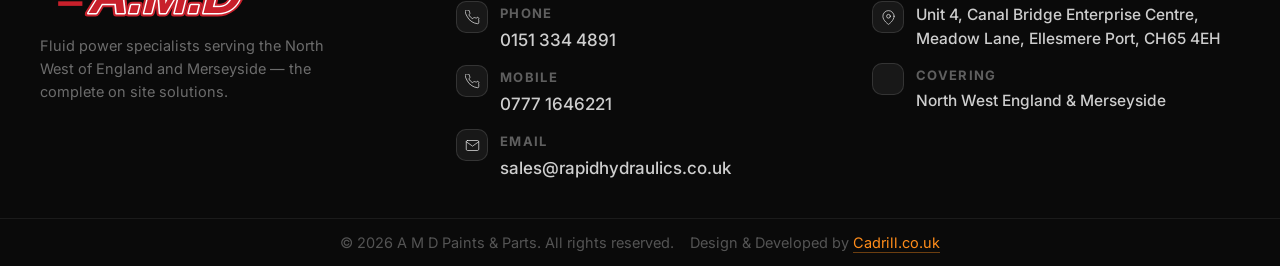
<file: contact.html>
<!DOCTYPE html>
<html lang="en">
<head>
  <meta charset="UTF-8" />
  <meta name="viewport" content="width=device-width, initial-scale=1.0" />
  <title>Contact — Book a Callout | A M D Paints &amp; Parts</title>
  <meta name="description" content="Get in touch with A M D Paints &amp; Parts for hydraulic service enquiries across the North West of England and Merseyside. Call 0151 334 4891 or email sales@rapidhydraulics.co.uk." />
  <link rel="canonical" href="https://rapid-seven.vercel.app/contact.html" />
  <meta property="og:type" content="website" />
  <meta property="og:url" content="https://rapid-seven.vercel.app/contact.html" />
  <meta property="og:title" content="Contact — Book a Callout | A M D Paints &amp; Parts" />
  <meta property="og:description" content="Get in touch with A M D Paints &amp; Parts for hydraulic service enquiries across the North West of England and Merseyside." />
  <meta property="og:image" content="https://rapid-seven.vercel.app/images/rapid-hydraulics-share.png" />
  <meta property="og:image:width" content="1667" />
  <meta property="og:image:height" content="1667" />
  <meta name="twitter:card" content="summary_large_image" />
  <meta name="twitter:title" content="Contact — Book a Callout | A M D Paints &amp; Parts" />
  <meta name="twitter:description" content="Get in touch with A M D Paints &amp; Parts for hydraulic service enquiries across the North West of England and Merseyside." />
  <meta name="twitter:image" content="https://rapid-seven.vercel.app/images/rapid-hydraulics-share.png" />
  <link rel="stylesheet" href="css/style.css" />
  <link rel="icon" type="image/svg+xml" href="images/amd-logo.svg" />
  <link href="https://fonts.googleapis.com/css2?family=Inter:wght@400;500;600;700;800&display=swap" rel="stylesheet" />
</head>
<body>

  <header class="header">
    <div class="header__inner">
      <a href="index.html" class="header__logo">
        <img src="images/amd-logo.svg" alt="A M D Paints &amp; Parts" style="height:40px;" />
      </a>
      <nav class="nav">
        <ul class="nav__list">
          <li><a href="index.html" class="nav__link">Home</a></li>
          <li><a href="services.html" class="nav__link">Services</a></li>
          <li><a href="about.html" class="nav__link">About</a></li>
          <li><a href="contact.html" class="nav__link nav__link--active">Contact</a></li>
        </ul>
      </nav>
      <div class="header__actions">
        <a href="tel:+441513344891" class="header__phone"><span>0151 334 4891</span></a>
        <a href="contact.html" class="header__cta"><span>Contact Us</span></a>
        <button class="header__burger" aria-label="Menu" onclick="openMobileNav()"><span></span><span></span><span></span></button>
      </div>
    </div>
  </header>

  <div class="mobile-nav" id="mobileNav">
    <div class="mobile-nav__head">
      <img src="images/amd-logo.svg" class="mobile-nav__logo" alt="A M D Paints &amp; Parts" style="height:40px;" />
      <button class="mobile-nav__close" onclick="closeMobileNav()" aria-label="Close menu">✕</button>
    </div>
    <nav class="mobile-nav__links">
      <a href="index.html" class="mobile-nav__link">Home</a>
      <a href="services.html" class="mobile-nav__link">Services</a>
      <a href="about.html" class="mobile-nav__link">About</a>
      <a href="contact.html" class="mobile-nav__link mobile-nav__link--active">Contact</a>
    </nav>
    <div class="mobile-nav__footer">
      <a href="tel:+441513344891" class="mobile-nav__phone">0151 334 4891</a>
      <a href="contact.html" class="mobile-nav__cta">Contact Us</a>
    </div>
  </div>

  <section class="page-hero page-hero--cover">
    <div class="container page-hero__inner">
      <span class="eyebrow">Talk to Us</span>
      <h1 class="page-hero__title">Get in Touch</h1>
      <p class="page-hero__sub">Whether you need a mobile hose callout or want to discuss an ongoing fluid management program, our team is ready to help — serving the North West of England and Merseyside.</p>
    </div>
  </section>

  <section class="contact-section">
    <div class="container">
      <div class="contact-section__inner">

        <!-- FORM -->
        <div class="contact-form">
          <h2 class="contact-form__title">Send Us a Message</h2>
          <p class="contact-form__sub">Fill in the form below and a member of our team will get back to you as soon as possible.</p>

          <form id="contactForm" onsubmit="handleSubmit(event)">
            <div class="form-row">
              <div class="form-group">
                <label for="firstName">First Name *</label>
                <input type="text" id="firstName" name="firstName" required placeholder="John" />
              </div>
              <div class="form-group">
                <label for="lastName">Last Name *</label>
                <input type="text" id="lastName" name="lastName" required placeholder="Smith" />
              </div>
            </div>
            <div class="form-row">
              <div class="form-group">
                <label for="email">Email Address *</label>
                <input type="email" id="email" name="email" required placeholder="john@company.co.uk" />
              </div>
              <div class="form-group">
                <label for="phone">Phone Number</label>
                <input type="tel" id="phone" name="phone" placeholder="+44 151 000 0000" />
              </div>
            </div>
            <div class="form-group">
              <label for="company">Company Name</label>
              <input type="text" id="company" name="company" placeholder="Your Company Ltd" />
            </div>
            <div class="form-group">
              <label for="service">Service Required *</label>
              <select id="service" name="service" required>
                <option value="" disabled selected>Select a service...</option>
                <option value="hose-replacement">Mobile Hydraulic Hose Replacement</option>
                <option value="pump-actuator">Pump &amp; Actuator Overhaul</option>
                <option value="valve-overhaul">Valve Overhaul &amp; Replacement</option>
                <option value="fluid-management">Hydraulic Fluid Management</option>
                <option value="filtration">Filtration Supply</option>
                <option value="hose-fittings">Industrial Hose &amp; Fittings</option>
                <option value="engineering">Engineering Services</option>
                <option value="other">Other / General Enquiry</option>
              </select>
            </div>
            <div class="form-group">
              <label for="message">Your Message *</label>
              <textarea id="message" name="message" required placeholder="Tell us about your equipment, location, and how quickly you need us on site..."></textarea>
            </div>
            <button type="submit" class="form-submit">Send Enquiry &rarr;</button>
            <p class="form-note">By submitting this form you agree to us contacting you regarding your enquiry. We do not share your information with third parties.</p>
          </form>

          <div class="form-success" id="formSuccess">
            Thank you for your enquiry. A member of our team will be in touch shortly.
          </div>
        </div>

        <!-- INFO -->
        <div class="contact-info">
          <div class="contact-info__box">
            <p class="contact-info__box-title">Contact Details</p>
            <div class="ci-item">
              <svg class="ci-item__icon" viewBox="0 0 24 24" fill="none" stroke="currentColor" stroke-width="1.5" stroke-linecap="round" stroke-linejoin="round">
                <path d="M22 16.92v3a2 2 0 01-2.18 2 19.79 19.79 0 01-8.63-3.07A19.5 19.5 0 013.07 9.8 19.79 19.79 0 01.04 1.22 2 2 0 012 .04h3a2 2 0 012 1.72 12.84 12.84 0 00.7 2.81 2 2 0 01-.45 2.11L6.09 7.91a16 16 0 006 6l1.27-1.27a2 2 0 012.11-.45 12.84 12.84 0 002.81.7A2 2 0 0122 14.92z"/>
              </svg>
              <div>
                <div class="ci-item__label">Phone</div>
                <div class="ci-item__val"><a href="tel:+441513344891">0151 334 4891</a></div>
              </div>
            </div>
            <div class="ci-item">
              <svg class="ci-item__icon" viewBox="0 0 24 24" fill="none" stroke="currentColor" stroke-width="1.5" stroke-linecap="round" stroke-linejoin="round">
                <path d="M22 16.92v3a2 2 0 01-2.18 2 19.79 19.79 0 01-8.63-3.07A19.5 19.5 0 013.07 9.8 19.79 19.79 0 01.04 1.22 2 2 0 012 .04h3a2 2 0 012 1.72 12.84 12.84 0 00.7 2.81 2 2 0 01-.45 2.11L6.09 7.91a16 16 0 006 6l1.27-1.27a2 2 0 012.11-.45 12.84 12.84 0 002.81.7A2 2 0 0122 14.92z"/>
              </svg>
              <div>
                <div class="ci-item__label">Mobile</div>
                <div class="ci-item__val"><a href="tel:+447771646221">0777 1646221</a></div>
              </div>
            </div>
            <div class="ci-item">
              <svg class="ci-item__icon" viewBox="0 0 24 24" fill="none" stroke="currentColor" stroke-width="1.5" stroke-linecap="round" stroke-linejoin="round">
                <path d="M4 4h16c1.1 0 2 .9 2 2v12c0 1.1-.9 2-2 2H4c-1.1 0-2-.9-2-2V6c0-1.1.9-2 2-2z"/><polyline points="22,6 12,13 2,6"/>
              </svg>
              <div>
                <div class="ci-item__label">Email</div>
                <div class="ci-item__val"><a href="mailto:sales@rapidhydraulics.co.uk">sales@rapidhydraulics.co.uk</a></div>
              </div>
            </div>
            <div class="ci-item">
              <svg class="ci-item__icon" viewBox="0 0 24 24" fill="none" stroke="currentColor" stroke-width="1.5" stroke-linecap="round" stroke-linejoin="round">
                <path d="M21 10c0 7-9 13-9 13S3 17 3 10a9 9 0 1118 0z"/><circle cx="12" cy="10" r="3"/>
              </svg>
              <div>
                <div class="ci-item__label">Address</div>
                <div class="ci-item__val">Unit 4, Canal Bridge Enterprise Centre,<br>Meadow Lane, Ellesmere Port, CH65 4EH</div>
              </div>
            </div>
            <div class="ci-item" style="margin-bottom:0;">
              <svg class="ci-item__icon" viewBox="0 0 24 24" fill="none" stroke="currentColor" stroke-width="1.5" stroke-linecap="round" stroke-linejoin="round">
                <path d="M21 10c0 7-9 13-9 13S3 17 3 10a9 9 0 1118 0z"/><circle cx="12" cy="10" r="3"/>
              </svg>
              <div>
                <div class="ci-item__label">Service Area</div>
                <div class="ci-item__val">North West England &amp; Merseyside</div>
              </div>
            </div>
          </div>

          <div class="emergency-box">
            <div class="emergency-box__label">Mobile Callouts</div>
            <p class="emergency-box__text">Need a mobile hydraulic hose replacement or fluid power specialist on site? Call our mobile line and we'll respond as soon as possible.</p>
            <div class="emergency-box__num"><a href="tel:+447771646221" style="color:inherit;">0777 1646221</a></div>
          </div>
        </div>

      </div>
    </div>
  </section>

  <footer class="footer">
    <div class="footer__inner footer__inner--simple">
      <div class="footer__contact">
        <img src="images/amd-logo.svg" class="footer__logo" alt="A M D Paints &amp; Parts" style="height:56px;" />
        <p class="footer__tagline">Fluid power specialists serving the North West of England and Merseyside — the complete on site solutions.</p>
      </div>
      <div>
        <p class="footer__col-title">Contact</p>
        <a href="tel:+441513344891" class="footer__contact-item">
          <span class="footer__contact-icon">
            <svg viewBox="0 0 24 24" fill="none" width="15" height="15" stroke="currentColor" stroke-width="1.5" stroke-linecap="round" stroke-linejoin="round"><path d="M22 16.92v3a2 2 0 01-2.18 2 19.79 19.79 0 01-8.63-3.07A19.5 19.5 0 013.07 9.8 19.79 19.79 0 01.04 1.22 2 2 0 012 .04h3a2 2 0 012 1.72 12.84 12.84 0 00.7 2.81 2 2 0 01-.45 2.11L6.09 7.91a16 16 0 006 6l1.27-1.27a2 2 0 012.11-.45 12.84 12.84 0 002.81.7A2 2 0 0122 14.92z"/></svg>
          </span>
          <span class="footer__contact-text">
            <span class="footer__label">Phone</span>
            <span class="footer__value">0151 334 4891</span>
          </span>
        </a>
        <a href="tel:+447771646221" class="footer__contact-item">
          <span class="footer__contact-icon">
            <svg viewBox="0 0 24 24" fill="none" width="15" height="15" stroke="currentColor" stroke-width="1.5" stroke-linecap="round" stroke-linejoin="round"><path d="M22 16.92v3a2 2 0 01-2.18 2 19.79 19.79 0 01-8.63-3.07A19.5 19.5 0 013.07 9.8 19.79 19.79 0 01.04 1.22 2 2 0 012 .04h3a2 2 0 012 1.72 12.84 12.84 0 00.7 2.81 2 2 0 01-.45 2.11L6.09 7.91a16 16 0 006 6l1.27-1.27a2 2 0 012.11-.45 12.84 12.84 0 002.81.7A2 2 0 0122 14.92z"/></svg>
          </span>
          <span class="footer__contact-text">
            <span class="footer__label">Mobile</span>
            <span class="footer__value">0777 1646221</span>
          </span>
        </a>
        <a href="mailto:sales@rapidhydraulics.co.uk" class="footer__contact-item">
          <span class="footer__contact-icon">
            <svg viewBox="0 0 24 24" fill="none" width="15" height="15" stroke="currentColor" stroke-width="1.5" stroke-linecap="round" stroke-linejoin="round"><path d="M4 4h16c1.1 0 2 .9 2 2v12c0 1.1-.9 2-2 2H4c-1.1 0-2-.9-2-2V6c0-1.1.9-2 2-2z"/><polyline points="22,6 12,13 2,6"/></svg>
          </span>
          <span class="footer__contact-text">
            <span class="footer__label">Email</span>
            <span class="footer__value">sales@rapidhydraulics.co.uk</span>
          </span>
        </a>
      </div>
      <div>
        <p class="footer__col-title">Address</p>
        <div class="footer__contact-item" style="cursor:default;">
          <span class="footer__contact-icon">
            <svg viewBox="0 0 24 24" fill="none" width="15" height="15" stroke="currentColor" stroke-width="1.5" stroke-linecap="round" stroke-linejoin="round"><path d="M21 10c0 7-9 13-9 13S3 17 3 10a9 9 0 1118 0z"/><circle cx="12" cy="10" r="3"/></svg>
          </span>
          <span class="footer__contact-text">
            <span class="footer__value" style="font-size:15.5px;">Unit 4, Canal Bridge Enterprise Centre, Meadow Lane, Ellesmere Port, CH65 4EH</span>
          </span>
        </div>
        <div class="footer__contact-item" style="cursor:default;">
          <span class="footer__contact-icon"></span>
          <span class="footer__contact-text">
            <span class="footer__label">Covering</span>
            <span class="footer__value" style="font-size:15.5px;">North West England &amp; Merseyside</span>
          </span>
        </div>
      </div>
    </div>

    <div class="footer__bottom" style="justify-content:center; gap:16px; flex-wrap:wrap;">
      <p>&copy; 2026 A M D Paints &amp; Parts. All rights reserved.</p>
      <p>Design &amp; Developed by <a href="https://cadrill.co.uk" class="footer__policy-link" target="_blank" rel="noopener">Cadrill.co.uk</a></p>
    </div>
  </footer>

  <script>
    function openMobileNav() {
      document.getElementById('mobileNav').classList.add('is-open');
      document.body.style.overflow = 'hidden';
    }
    function closeMobileNav() {
      document.getElementById('mobileNav').classList.remove('is-open');
      document.body.style.overflow = '';
    }
    function handleSubmit(e) {
      e.preventDefault();
      document.getElementById('contactForm').style.display = 'none';
      document.getElementById('formSuccess').style.display = 'block';
    }
  </script>

</body>
</html>
</file>
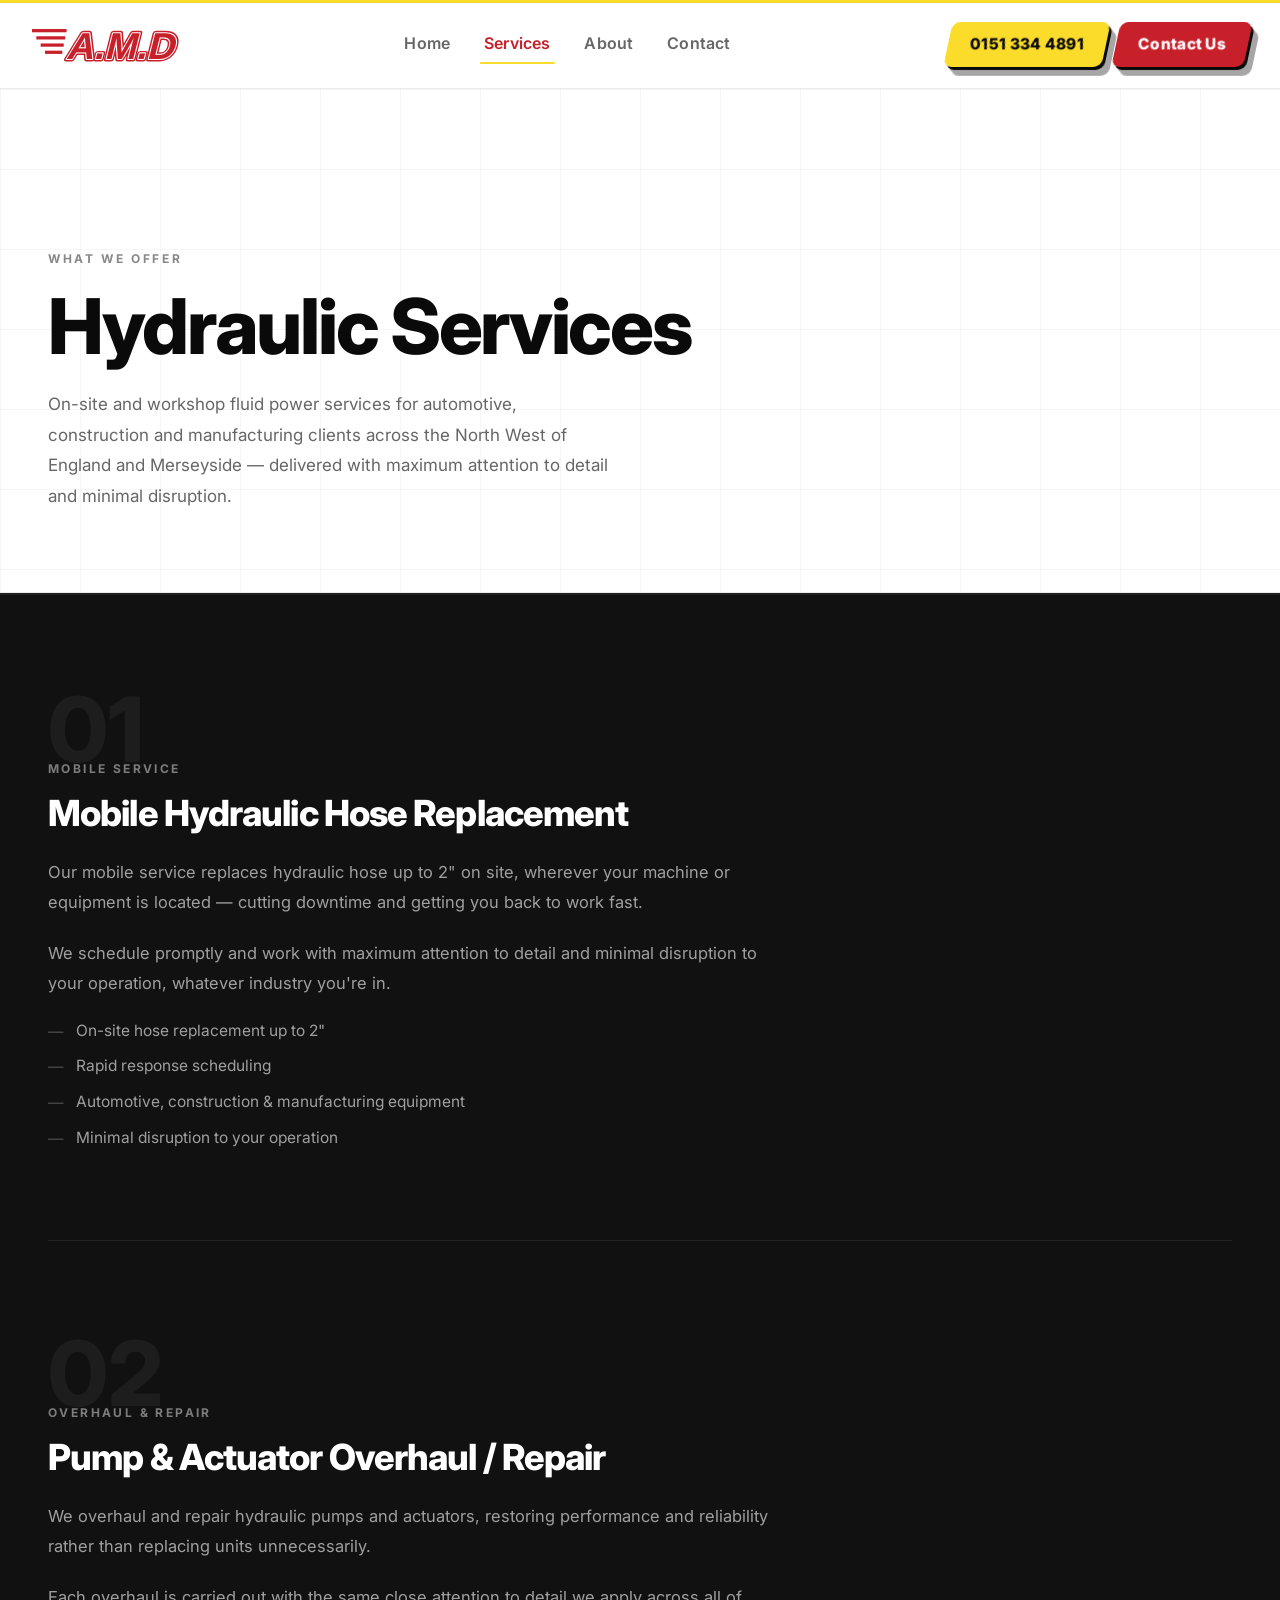
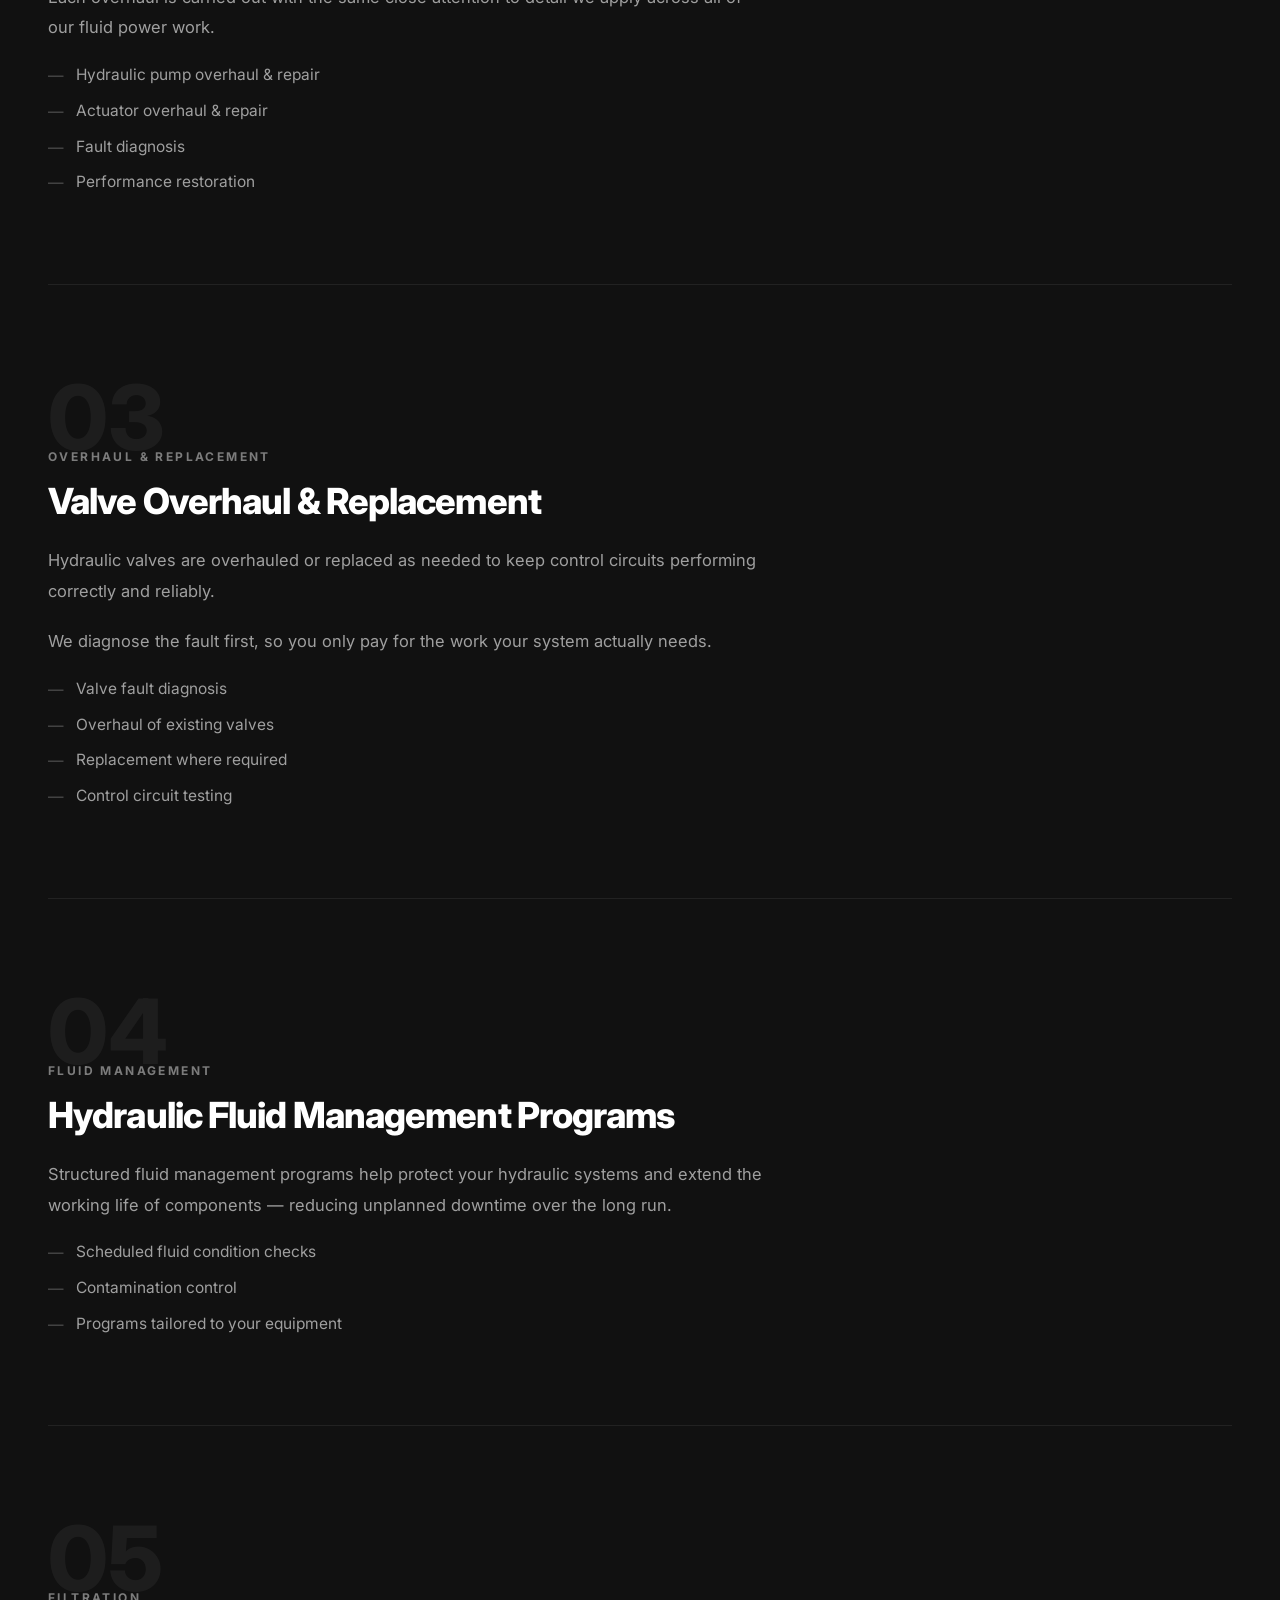
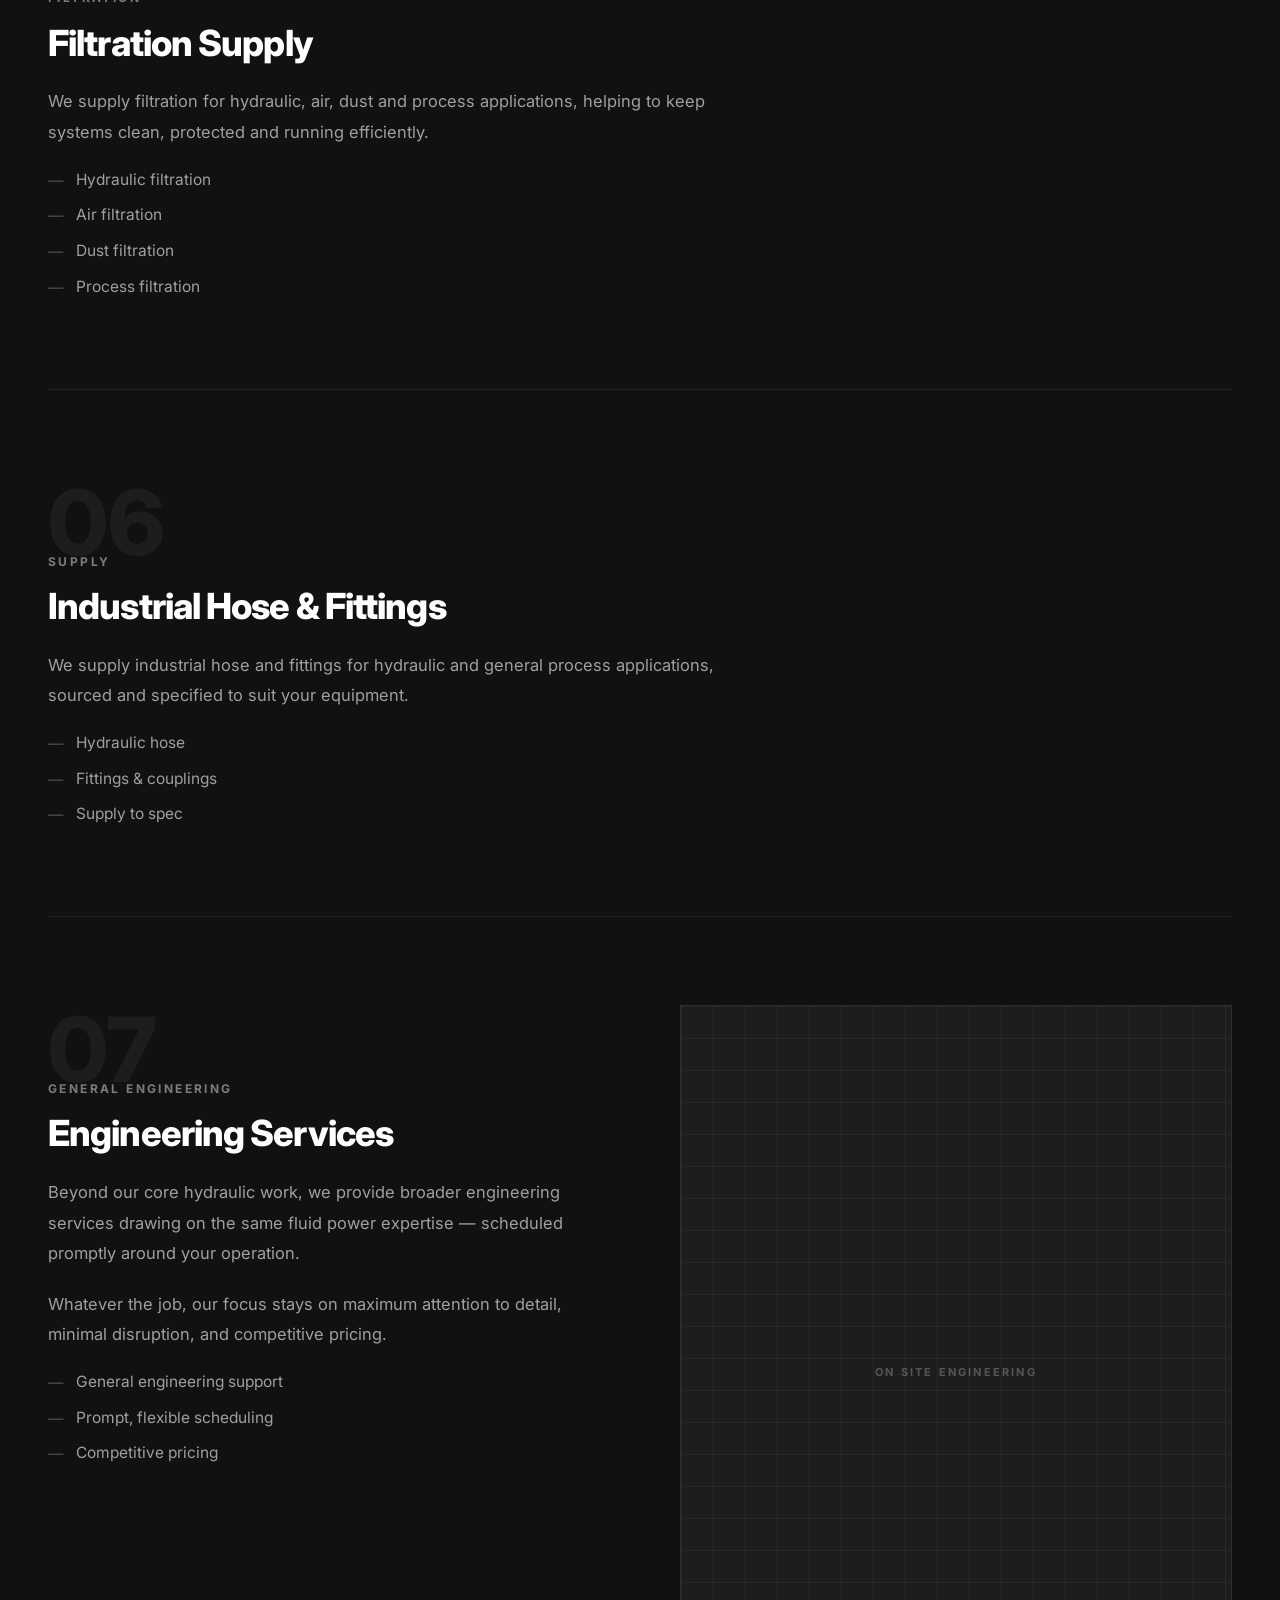
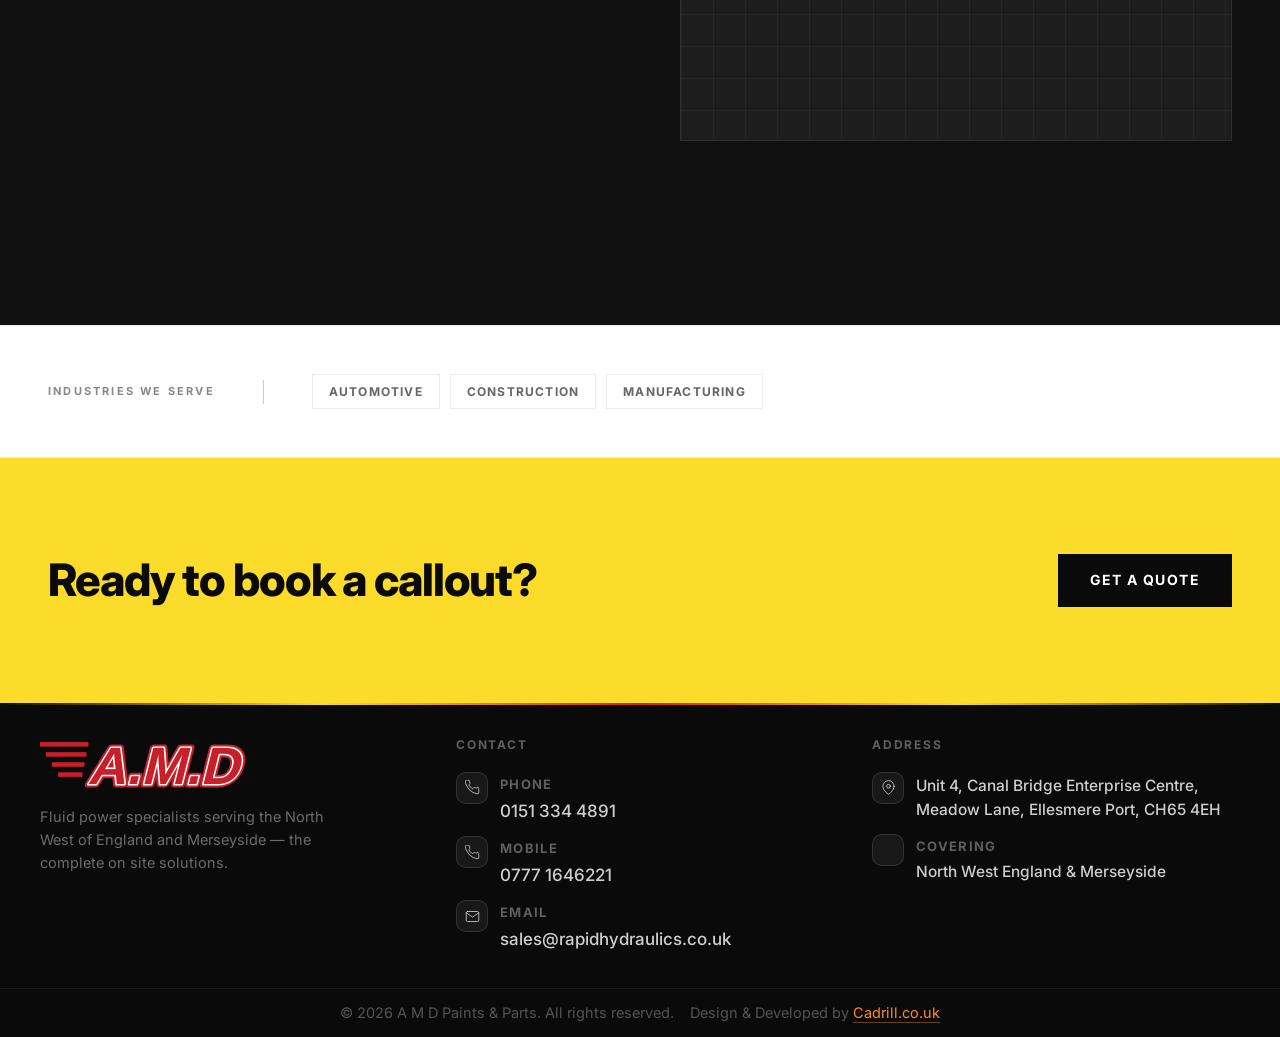
<file: services.html>
<!DOCTYPE html>
<html lang="en">
<head>
  <meta charset="UTF-8" />
  <meta name="viewport" content="width=device-width, initial-scale=1.0" />
  <title>Hydraulic Services | A M D Paints &amp; Parts</title>
  <meta name="description" content="Mobile hydraulic hose replacement, pump &amp; valve overhaul, fluid management, filtration, hose &amp; fittings and engineering services from A M D Paints &amp; Parts, serving the North West &amp; Merseyside." />
  <link rel="canonical" href="https://rapid-seven.vercel.app/services.html" />
  <meta property="og:type" content="website" />
  <meta property="og:url" content="https://rapid-seven.vercel.app/services.html" />
  <meta property="og:title" content="Hydraulic Services | A M D Paints &amp; Parts" />
  <meta property="og:description" content="Mobile hydraulic hose replacement, pump &amp; valve overhaul, fluid management, filtration, hose &amp; fittings and engineering services." />
  <meta property="og:image" content="https://rapid-seven.vercel.app/images/rapid-hydraulics-share.png" />
  <meta property="og:image:width" content="1667" />
  <meta property="og:image:height" content="1667" />
  <meta name="twitter:card" content="summary_large_image" />
  <meta name="twitter:title" content="Hydraulic Services | A M D Paints &amp; Parts" />
  <meta name="twitter:description" content="Mobile hydraulic hose replacement, pump &amp; valve overhaul, fluid management, filtration, hose &amp; fittings and engineering services." />
  <meta name="twitter:image" content="https://rapid-seven.vercel.app/images/rapid-hydraulics-share.png" />
  <link rel="stylesheet" href="css/style.css" />
  <link rel="icon" type="image/svg+xml" href="images/amd-logo.svg" />
  <link href="https://fonts.googleapis.com/css2?family=Inter:wght@400;500;600;700;800&display=swap" rel="stylesheet" />
</head>
<body>

  <header class="header">
    <div class="header__inner">
      <a href="index.html" class="header__logo">
        <img src="images/amd-logo.svg" alt="A M D Paints &amp; Parts" style="height:40px;" />
      </a>
      <nav class="nav">
        <ul class="nav__list">
          <li><a href="index.html" class="nav__link">Home</a></li>
          <li><a href="services.html" class="nav__link nav__link--active">Services</a></li>
          <li><a href="about.html" class="nav__link">About</a></li>
          <li><a href="contact.html" class="nav__link">Contact</a></li>
        </ul>
      </nav>
      <div class="header__actions">
        <a href="tel:+441513344891" class="header__phone"><span>0151 334 4891</span></a>
        <a href="contact.html" class="header__cta"><span>Contact Us</span></a>
        <button class="header__burger" aria-label="Menu" onclick="openMobileNav()"><span></span><span></span><span></span></button>
      </div>
    </div>
  </header>

  <div class="mobile-nav" id="mobileNav">
    <div class="mobile-nav__head">
      <img src="images/amd-logo.svg" class="mobile-nav__logo" alt="A M D Paints &amp; Parts" style="height:40px;" />
      <button class="mobile-nav__close" onclick="closeMobileNav()" aria-label="Close menu">✕</button>
    </div>
    <nav class="mobile-nav__links">
      <a href="index.html" class="mobile-nav__link">Home</a>
      <a href="services.html" class="mobile-nav__link mobile-nav__link--active">Services</a>
      <a href="about.html" class="mobile-nav__link">About</a>
      <a href="contact.html" class="mobile-nav__link">Contact</a>
    </nav>
    <div class="mobile-nav__footer">
      <a href="tel:+441513344891" class="mobile-nav__phone">0151 334 4891</a>
      <a href="contact.html" class="mobile-nav__cta">Contact Us</a>
    </div>
  </div>

  <section class="page-hero">
    <div class="container page-hero__inner">
      <span class="eyebrow">What We Offer</span>
      <h1 class="page-hero__title">Hydraulic Services</h1>
      <p class="page-hero__sub">On-site and workshop fluid power services for automotive, construction and manufacturing clients across the North West of England and Merseyside — delivered with maximum attention to detail and minimal disruption.</p>
    </div>
  </section>

  <div class="svc-dark" style="background:var(--dark); padding: 2px 0 96px; border-top: 2px solid rgba(255,255,255,0.06);">
    <div class="container">

      <!-- 01 Mobile Hose Replacement -->
      <div class="svc-detail svc-detail--text-only" id="hose-replacement">
        <div class="svc-detail__inner">
          <div>
            <div class="svc-detail__num">01</div>
            <span class="svc-detail__tag">Mobile Service</span>
            <h2 class="svc-detail__title">Mobile Hydraulic Hose Replacement</h2>
            <p class="svc-detail__body">Our mobile service replaces hydraulic hose up to 2" on site, wherever your machine or equipment is located — cutting downtime and getting you back to work fast.</p>
            <p class="svc-detail__body">We schedule promptly and work with maximum attention to detail and minimal disruption to your operation, whatever industry you're in.</p>
            <ul class="svc-detail__list">
              <li>On-site hose replacement up to 2"</li>
              <li>Rapid response scheduling</li>
              <li>Automotive, construction &amp; manufacturing equipment</li>
              <li>Minimal disruption to your operation</li>
            </ul>
          </div>
        </div>
      </div>

      <!-- 02 Pump & Actuator Overhaul -->
      <div class="svc-detail svc-detail--text-only" id="pump-actuator">
        <div class="svc-detail__inner">
          <div>
            <div class="svc-detail__num">02</div>
            <span class="svc-detail__tag">Overhaul &amp; Repair</span>
            <h2 class="svc-detail__title">Pump &amp; Actuator Overhaul / Repair</h2>
            <p class="svc-detail__body">We overhaul and repair hydraulic pumps and actuators, restoring performance and reliability rather than replacing units unnecessarily.</p>
            <p class="svc-detail__body">Each overhaul is carried out with the same close attention to detail we apply across all of our fluid power work.</p>
            <ul class="svc-detail__list">
              <li>Hydraulic pump overhaul &amp; repair</li>
              <li>Actuator overhaul &amp; repair</li>
              <li>Fault diagnosis</li>
              <li>Performance restoration</li>
            </ul>
          </div>
        </div>
      </div>

      <!-- 03 Valve Overhaul & Replacement -->
      <div class="svc-detail svc-detail--text-only" id="valve-overhaul">
        <div class="svc-detail__inner">
          <div>
            <div class="svc-detail__num">03</div>
            <span class="svc-detail__tag">Overhaul &amp; Replacement</span>
            <h2 class="svc-detail__title">Valve Overhaul &amp; Replacement</h2>
            <p class="svc-detail__body">Hydraulic valves are overhauled or replaced as needed to keep control circuits performing correctly and reliably.</p>
            <p class="svc-detail__body">We diagnose the fault first, so you only pay for the work your system actually needs.</p>
            <ul class="svc-detail__list">
              <li>Valve fault diagnosis</li>
              <li>Overhaul of existing valves</li>
              <li>Replacement where required</li>
              <li>Control circuit testing</li>
            </ul>
          </div>
        </div>
      </div>

      <!-- 04 Hydraulic Fluid Management -->
      <div class="svc-detail svc-detail--text-only" id="fluid-management">
        <div class="svc-detail__inner">
          <div>
            <div class="svc-detail__num">04</div>
            <span class="svc-detail__tag">Fluid Management</span>
            <h2 class="svc-detail__title">Hydraulic Fluid Management Programs</h2>
            <p class="svc-detail__body">Structured fluid management programs help protect your hydraulic systems and extend the working life of components — reducing unplanned downtime over the long run.</p>
            <ul class="svc-detail__list">
              <li>Scheduled fluid condition checks</li>
              <li>Contamination control</li>
              <li>Programs tailored to your equipment</li>
            </ul>
          </div>
        </div>
      </div>

      <!-- 05 Filtration Supply -->
      <div class="svc-detail svc-detail--text-only" id="filtration">
        <div class="svc-detail__inner">
          <div>
            <div class="svc-detail__num">05</div>
            <span class="svc-detail__tag">Filtration</span>
            <h2 class="svc-detail__title">Filtration Supply</h2>
            <p class="svc-detail__body">We supply filtration for hydraulic, air, dust and process applications, helping to keep systems clean, protected and running efficiently.</p>
            <ul class="svc-detail__list">
              <li>Hydraulic filtration</li>
              <li>Air filtration</li>
              <li>Dust filtration</li>
              <li>Process filtration</li>
            </ul>
          </div>
        </div>
      </div>

      <!-- 06 Industrial Hose & Fittings -->
      <div class="svc-detail svc-detail--text-only" id="hose-fittings">
        <div class="svc-detail__inner">
          <div>
            <div class="svc-detail__num">06</div>
            <span class="svc-detail__tag">Supply</span>
            <h2 class="svc-detail__title">Industrial Hose &amp; Fittings</h2>
            <p class="svc-detail__body">We supply industrial hose and fittings for hydraulic and general process applications, sourced and specified to suit your equipment.</p>
            <ul class="svc-detail__list">
              <li>Hydraulic hose</li>
              <li>Fittings &amp; couplings</li>
              <li>Supply to spec</li>
            </ul>
          </div>
        </div>
      </div>

      <!-- 07 Engineering Services -->
      <div class="svc-detail" id="engineering">
        <div class="svc-detail__inner">
          <div>
            <div class="svc-detail__num">07</div>
            <span class="svc-detail__tag">General Engineering</span>
            <h2 class="svc-detail__title">Engineering Services</h2>
            <p class="svc-detail__body">Beyond our core hydraulic work, we provide broader engineering services drawing on the same fluid power expertise — scheduled promptly around your operation.</p>
            <p class="svc-detail__body">Whatever the job, our focus stays on maximum attention to detail, minimal disruption, and competitive pricing.</p>
            <ul class="svc-detail__list">
              <li>General engineering support</li>
              <li>Prompt, flexible scheduling</li>
              <li>Competitive pricing</li>
            </ul>
          </div>
          <div class="svc-detail__img-box">
            <span class="svc-detail__img-label">On Site Engineering</span>
          </div>
        </div>
      </div>

    </div>
  </div>

  <!-- CAPABILITIES -->
  <section class="certs-strip">
    <div class="container">
      <div class="certs-strip__inner">
        <span class="certs-strip__label">Industries We Serve</span>
        <div class="certs-strip__divider"></div>
        <div class="certs-strip__items">
          <span class="cert-badge">Automotive</span>
          <span class="cert-badge">Construction</span>
          <span class="cert-badge">Manufacturing</span>
        </div>
      </div>
    </div>
  </section>

  <section class="cta-band">
    <div class="container">
      <div class="cta-band__inner">
        <h2 class="cta-band__title">Ready to book a callout?</h2>
        <div class="cta-band__actions">
          <a href="contact.html" class="btn btn--dark">Get a Quote</a>
        </div>
      </div>
    </div>
  </section>

  <footer class="footer">
    <div class="footer__inner footer__inner--simple">
      <div class="footer__contact">
        <img src="images/amd-logo.svg" class="footer__logo" alt="A M D Paints &amp; Parts" style="height:56px;" />
        <p class="footer__tagline">Fluid power specialists serving the North West of England and Merseyside — the complete on site solutions.</p>
      </div>
      <div>
        <p class="footer__col-title">Contact</p>
        <a href="tel:+441513344891" class="footer__contact-item">
          <span class="footer__contact-icon">
            <svg viewBox="0 0 24 24" fill="none" width="15" height="15" stroke="currentColor" stroke-width="1.5" stroke-linecap="round" stroke-linejoin="round"><path d="M22 16.92v3a2 2 0 01-2.18 2 19.79 19.79 0 01-8.63-3.07A19.5 19.5 0 013.07 9.8 19.79 19.79 0 01.04 1.22 2 2 0 012 .04h3a2 2 0 012 1.72 12.84 12.84 0 00.7 2.81 2 2 0 01-.45 2.11L6.09 7.91a16 16 0 006 6l1.27-1.27a2 2 0 012.11-.45 12.84 12.84 0 002.81.7A2 2 0 0122 14.92z"/></svg>
          </span>
          <span class="footer__contact-text">
            <span class="footer__label">Phone</span>
            <span class="footer__value">0151 334 4891</span>
          </span>
        </a>
        <a href="tel:+447771646221" class="footer__contact-item">
          <span class="footer__contact-icon">
            <svg viewBox="0 0 24 24" fill="none" width="15" height="15" stroke="currentColor" stroke-width="1.5" stroke-linecap="round" stroke-linejoin="round"><path d="M22 16.92v3a2 2 0 01-2.18 2 19.79 19.79 0 01-8.63-3.07A19.5 19.5 0 013.07 9.8 19.79 19.79 0 01.04 1.22 2 2 0 012 .04h3a2 2 0 012 1.72 12.84 12.84 0 00.7 2.81 2 2 0 01-.45 2.11L6.09 7.91a16 16 0 006 6l1.27-1.27a2 2 0 012.11-.45 12.84 12.84 0 002.81.7A2 2 0 0122 14.92z"/></svg>
          </span>
          <span class="footer__contact-text">
            <span class="footer__label">Mobile</span>
            <span class="footer__value">0777 1646221</span>
          </span>
        </a>
        <a href="mailto:sales@rapidhydraulics.co.uk" class="footer__contact-item">
          <span class="footer__contact-icon">
            <svg viewBox="0 0 24 24" fill="none" width="15" height="15" stroke="currentColor" stroke-width="1.5" stroke-linecap="round" stroke-linejoin="round"><path d="M4 4h16c1.1 0 2 .9 2 2v12c0 1.1-.9 2-2 2H4c-1.1 0-2-.9-2-2V6c0-1.1.9-2 2-2z"/><polyline points="22,6 12,13 2,6"/></svg>
          </span>
          <span class="footer__contact-text">
            <span class="footer__label">Email</span>
            <span class="footer__value">sales@rapidhydraulics.co.uk</span>
          </span>
        </a>
      </div>
      <div>
        <p class="footer__col-title">Address</p>
        <div class="footer__contact-item" style="cursor:default;">
          <span class="footer__contact-icon">
            <svg viewBox="0 0 24 24" fill="none" width="15" height="15" stroke="currentColor" stroke-width="1.5" stroke-linecap="round" stroke-linejoin="round"><path d="M21 10c0 7-9 13-9 13S3 17 3 10a9 9 0 1118 0z"/><circle cx="12" cy="10" r="3"/></svg>
          </span>
          <span class="footer__contact-text">
            <span class="footer__value" style="font-size:15.5px;">Unit 4, Canal Bridge Enterprise Centre, Meadow Lane, Ellesmere Port, CH65 4EH</span>
          </span>
        </div>
        <div class="footer__contact-item" style="cursor:default;">
          <span class="footer__contact-icon"></span>
          <span class="footer__contact-text">
            <span class="footer__label">Covering</span>
            <span class="footer__value" style="font-size:15.5px;">North West England &amp; Merseyside</span>
          </span>
        </div>
      </div>
    </div>

    <div class="footer__bottom" style="justify-content:center; gap:16px; flex-wrap:wrap;">
      <p>&copy; 2026 A M D Paints &amp; Parts. All rights reserved.</p>
      <p>Design &amp; Developed by <a href="https://cadrill.co.uk" class="footer__policy-link" target="_blank" rel="noopener">Cadrill.co.uk</a></p>
    </div>
  </footer>

  <script>
    function openMobileNav() {
      document.getElementById('mobileNav').classList.add('is-open');
      document.body.style.overflow = 'hidden';
    }
    function closeMobileNav() {
      document.getElementById('mobileNav').classList.remove('is-open');
      document.body.style.overflow = '';
    }
  </script>
</body>
</html>
</file>
<file: css/style.css>
/* ======================================
   A M D PAINTS & PARTS — Global Styles
   Clean White Industrial — Red
   (Design system cloned from Unicorn Engineering Ltd)
   ====================================== */

*, *::before, *::after { box-sizing: border-box; margin: 0; padding: 0; }

:root {
  --black:   #0a0a0a;
  --dark:    #111111;
  --grey-8:  #1a1a1a;
  --grey-6:  #444444;
  --grey-5:  #666666;
  --grey-4:  #888888;
  --grey-3:  #aaaaaa;
  --grey-2:  #cccccc;
  --grey-1:  #f0f0f0;
  --grey-0:  #f8f8f8;
  --white:   #ffffff;
  --border:  rgba(0,0,0,0.08);
  --border-s: rgba(0,0,0,0.05);
  --primary:      #fbdc2b;
  --primary-dark: #d4b400;
  --primary-ink:  #0a0a0a;
  --accent:       #c8202b;
  --accent-dark:  #8f1620;
}

html { scroll-behavior: smooth; }

body {
  font-family: 'Inter', 'Helvetica Neue', Arial, sans-serif;
  font-size: 18px;
  line-height: 1.6;
  color: var(--black);
  background: var(--white);
  -webkit-font-smoothing: antialiased;
}

img { display: block; max-width: 100%; }
a { color: inherit; text-decoration: none; }
address { font-style: normal; }

h1, h2, h3, h4 { line-height: 1.08; letter-spacing: -0.025em; }

.container {
  max-width: 1280px;
  margin: 0 auto;
  padding: 0 48px;
}

/* ── Eyebrow ── */
.eyebrow {
  font-size: 12px;
  font-weight: 700;
  letter-spacing: 0.22em;
  text-transform: uppercase;
  color: var(--grey-4);
  display: block;
  margin-bottom: 18px;
}
.eyebrow--light { color: var(--grey-4); }

/* ── Buttons ── */
.btn {
  display: inline-flex;
  align-items: center;
  gap: 10px;
  padding: 15px 32px;
  font-size: 14px;
  font-weight: 700;
  letter-spacing: 0.1em;
  text-transform: uppercase;
  border: none;
  cursor: pointer;
  transition: all 0.22s;
  white-space: nowrap;
  text-decoration: none;
}
.btn--white {
  background: var(--black);
  color: var(--white);
}
.btn--white:hover { background: var(--grey-8); transform: translateY(-1px); }
.btn--ghost {
  background: transparent;
  color: var(--black);
  border: 1.5px solid rgba(0,0,0,0.2);
}
.btn--ghost:hover { border-color: var(--primary); color: var(--accent); background: rgba(251,220,43,0.1); }
.btn--yellow { background: var(--primary); color: var(--primary-ink); }
.btn--yellow:hover { background: var(--primary-dark); transform: translateY(-1px); }
.btn--dark {
  background: var(--black);
  color: var(--white);
}
.btn--dark:hover { background: var(--grey-8); transform: translateY(-1px); }
.btn--outline-dark {
  background: transparent;
  color: #ffffff;
  border: 1.5px solid rgba(255,255,255,0.3);
}
.btn--outline-dark:hover { border-color: #ffffff; background: rgba(255,255,255,0.08); }

/* ======================================
   HEADER / NAV
   ====================================== */

.header {
  background: rgba(255,255,255,0.92);
  backdrop-filter: blur(14px);
  -webkit-backdrop-filter: blur(14px);
  border-bottom: 1px solid rgba(0,0,0,0.08);
  position: sticky;
  top: 0;
  z-index: 100;
  width: 100%;
}
.header::before {
  content: '';
  position: absolute;
  top: 0; left: 0; right: 0;
  height: 3px;
  background: var(--primary);
}
.header__inner {
  max-width: 1280px;
  margin: 0 auto;
  padding: 0 32px;
  height: 88px;
  display: flex;
  align-items: center;
  justify-content: space-between;
  gap: 24px;
}
.header__logo { display: flex; align-items: center; gap: 10px; text-decoration: none; }
.header__logo img {
  height: 64px;
  width: auto;
  display: block;
  filter: none;
}
.header__logo-text {
  font-size: 24px;
  font-weight: 800;
  letter-spacing: -0.02em;
  color: var(--accent);
  white-space: nowrap;
}
.nav { flex: 1; display: flex; justify-content: center; }
.nav__list {
  display: flex;
  list-style: none;
  align-items: center;
  gap: 2px;
}
.nav__link {
  position: relative;
  display: flex;
  align-items: center;
  padding: 9px 16px;
  color: var(--grey-5);
  text-decoration: none;
  font-size: 16px;
  font-weight: 600;
  letter-spacing: 0.01em;
  border-radius: 8px;
  white-space: nowrap;
  transition: color 0.22s;
}
.nav__link::after {
  content: '';
  position: absolute;
  bottom: 2px;
  left: 50%;
  transform: translateX(-50%) scaleX(0);
  width: calc(100% - 24px);
  height: 2px;
  background: var(--primary);
  border-radius: 2px;
  transition: transform 0.25s cubic-bezier(0.4,0,0.2,1);
}
.nav__link:hover { color: var(--accent); }
.nav__link:hover::after { transform: translateX(-50%) scaleX(1); }
.nav__link--active { color: var(--accent); }
.nav__link--active::after { transform: translateX(-50%) scaleX(1); }

.header__actions {
  display: flex;
  align-items: center;
  gap: 10px;
  flex-shrink: 0;
}
.header__phone,
.header__cta {
  position: relative;
  font-size: 15.5px;
  font-weight: 800;
  letter-spacing: 0.02em;
  padding: 10px 22px;
  border-radius: 8px;
  transform: skewX(-12deg);
  text-decoration: none;
  white-space: nowrap;
  filter: drop-shadow(3px 3px 0 var(--black)) drop-shadow(6px 6px 0 rgba(0,0,0,0.35));
  transition: transform 0.15s ease, background 0.2s, filter 0.15s ease;
}
.header__phone:hover,
.header__cta:hover {
  transform: skewX(-12deg) translate(3px, 3px);
  filter: drop-shadow(1px 1px 0 var(--black)) drop-shadow(2px 2px 0 rgba(0,0,0,0.35));
}
.header__phone span,
.header__cta span {
  position: relative;
  z-index: 1;
  display: inline-block;
  transform: skewX(12deg);
}

.header__phone {
  color: var(--primary-ink);
  background: var(--primary);
}
.header__phone:hover { background: var(--primary-dark); }

.header__cta {
  color: #ffffff;
  background: var(--accent);
}
.header__cta:hover { background: var(--accent-dark); }

.header__burger {
  display: none;
  flex-direction: column;
  gap: 5px;
  background: none;
  border: none;
  cursor: pointer;
  padding: 4px;
}
.header__burger span {
  display: block;
  width: 22px; height: 2px;
  background: var(--primary);
  transition: transform 0.3s, opacity 0.3s;
}

/* ======================================
   HERO
   ====================================== */

.hero {
  aspect-ratio: 1376 / 668;
  overflow: hidden;
  position: relative;
  background: #0a0a0a;
}

.hero__bg {
  position: absolute;
  inset: 0;
  background-image: url("../images/Unicorn Engineering Ltd - hero-crop.jpg");
  background-size: 100% 100%;
  background-position: center;
  filter: grayscale(0.25) contrast(1.08) saturate(1.05);
  z-index: 0;
}
.hero__bg::after {
  content: '';
  position: absolute;
  inset: 0;
  background:
    linear-gradient(rgba(255,255,255,0.09) 1px, transparent 1px),
    linear-gradient(90deg, rgba(255,255,255,0.09) 1px, transparent 1px),
    linear-gradient(190deg, rgba(10,10,10,0.15) 0%, rgba(200,32,43,0.2) 50%, rgba(10,10,10,0.55) 100%);
  background-size: 26px 26px, 26px 26px, 100% 100%;
  mix-blend-mode: multiply;
}

.hero__accent-bar {
  position: absolute;
  left: 0;
  right: 0;
  top: 46%;
  bottom: 0;
  z-index: 1;
  pointer-events: none;
  border-top: 4px solid rgba(255,255,255,0.92);
  background: var(--primary);
}

/* ── Hero gallery (dynamic photo box overlaid on the hero photo) ── */
.hero-gallery {
  position: absolute;
  left: 4.5%;
  top: 28%;
  width: 42%;
  z-index: 2;
  border-radius: 10px;
  overflow: hidden;
  box-shadow: 0 24px 60px rgba(0,0,0,0.55), 0 0 0 3px rgba(200,32,43,0.85), 0 0 0 7px rgba(255,255,255,0.12);
}
.hero-gallery__photo {
  position: relative;
  aspect-ratio: 16 / 9;
}
.hero-gallery__slide {
  position: absolute;
  inset: 0;
  background-size: cover;
  background-position: center;
  opacity: 0;
  transform: scale(1.12);
  transition: opacity 1.1s ease, transform 6.5s ease;
}
.hero-gallery__slide.is-active {
  opacity: 1;
  transform: scale(1);
  z-index: 1;
}
.hero-gallery__frame {
  position: absolute;
  inset: 0;
  z-index: 2;
  pointer-events: none;
  box-shadow: inset 0 0 30px rgba(0,0,0,0.35);
}

/* Caption bar — deliberately separate from the photo so text never
   competes with the image or its inset shadow for visibility */
.hero-gallery__bar {
  position: relative;
  display: flex;
  align-items: center;
  justify-content: space-between;
  gap: 16px;
  padding: 16px 20px;
  min-height: 76px;
  background: #ffffff;
}
.hero-gallery__caption {
  display: none;
  flex-direction: column;
  gap: 4px;
}
.hero-gallery__caption.is-active {
  display: flex;
  animation: heroCaptionIn 0.5s cubic-bezier(0.2, 0.8, 0.2, 1);
}
@keyframes heroCaptionIn {
  from { opacity: 0; transform: translateY(10px); }
  to   { opacity: 1; transform: translateY(0); }
}
.hero-gallery__cat {
  font-size: 12px; font-weight: 900;
  letter-spacing: 0.14em; text-transform: uppercase;
  color: var(--primary);
}
.hero-gallery__title {
  font-size: clamp(19px, 2vw, 26px); font-weight: 900;
  color: #0a0a0a;
  line-height: 1.15;
}
.hero-gallery__dots {
  display: flex;
  gap: 7px;
  flex-shrink: 0;
}
.hero-gallery__dot {
  width: 8px; height: 8px;
  border-radius: 50%;
  background: rgba(10,10,10,0.18);
  border: none;
  padding: 0;
  cursor: pointer;
  transition: background 0.2s, transform 0.2s;
}
.hero-gallery__dot:hover { background: rgba(10,10,10,0.35); }
.hero-gallery__dot.is-active { background: var(--primary); transform: scale(1.3); }

@media (max-width: 768px) {
  .hero-gallery { display: none; }
}

/* ── Hero intro (business intro text overlaid on the hero photo, right side) ── */
.hero-intro {
  position: absolute;
  left: 49%;
  right: 3%;
  top: 50%;
  bottom: 0;
  z-index: 2;
  padding: 0 0 0 20px;
  border-left: 3px solid var(--primary);
  display: flex;
  flex-direction: column;
  justify-content: flex-start;
  overflow: hidden;
}
.hero-intro__eyebrow {
  font-size: clamp(12px, 1.1vw, 14px);
  font-weight: 700;
  letter-spacing: 0.16em;
  text-transform: uppercase;
  color: rgba(255,255,255,0.8);
  margin-bottom: 10px;
}
.hero-intro__title {
  font-size: clamp(24px, 2.9vw, 44px);
  font-weight: 800;
  line-height: 1.12;
  color: #ffffff;
  letter-spacing: -0.02em;
  margin-bottom: 12px;
}
.hero-intro__title span { color: #0a0a0a; }
.hero-intro__body {
  font-size: clamp(13px, 1.2vw, 18px);
  line-height: 1.55;
  color: rgba(255,255,255,0.88);
  margin-bottom: 16px;
}
.hero-intro__cta {
  display: inline-flex;
  align-items: center;
  gap: 8px;
  padding: 13px 26px;
  font-size: 14px;
  font-weight: 700;
  letter-spacing: 0.08em;
  text-transform: uppercase;
  background: #0a0a0a;
  color: #ffffff;
  border-radius: 6px;
  text-decoration: none;
  box-shadow: 0 10px 24px rgba(0,0,0,0.4);
  transition: background 0.2s, transform 0.2s;
  flex-shrink: 0;
  align-self: flex-start;
}
.hero-intro__cta:hover { background: #1a1a1a; transform: translateY(-1px); }

@media (max-width: 1300px) {
  .hero-intro__body { display: none; }
}

.hero__inner {
  position: relative;
  z-index: 1;
  max-width: 1280px;
  margin: 0 auto;
  padding: 0 32px;
  display: flex;
  align-items: center;
}

.hero__content {
  flex: 1;
  max-width: 620px;
}

.hero__eyebrow {
  font-size: 13px;
  font-weight: 700;
  letter-spacing: 0.18em;
  text-transform: uppercase;
  color: rgba(255,255,255,0.65);
  margin-bottom: 20px;
}

.hero__heading {
  font-size: clamp(40px, 4.5vw, 66px);
  font-weight: 800;
  line-height: 1.08;
  color: #ffffff;
  margin-bottom: 20px;
  letter-spacing: -0.03em;
}

.hero__heading-accent { color: var(--primary); }

.hero__body {
  font-size: 17.5px;
  line-height: 1.8;
  color: rgba(255,255,255,0.75);
  margin-bottom: 32px;
  max-width: 460px;
}

.hero__actions { display: flex; gap: 12px; margin-bottom: 48px; }

.hero__stats {
  display: grid;
  grid-template-columns: repeat(4, 1fr);
  border-top: 1px solid rgba(255,255,255,0.15);
  padding-top: 0;
}
.hero__stat {
  padding: 24px 0;
  border-right: 1px solid rgba(255,255,255,0.15);
  padding-right: 16px;
}
.hero__stat:last-child { border-right: none; }
.hero__stat-num {
  font-size: 30px; font-weight: 800;
  color: var(--primary);
  letter-spacing: -0.04em;
  line-height: 1; margin-bottom: 5px;
}
.hero__stat-label {
  font-size: 11px; font-weight: 600;
  letter-spacing: 0.12em; text-transform: uppercase;
  color: rgba(255,255,255,0.55);
}

/* ======================================
   SERVICES GRID (homepage)
   ====================================== */

.services-section {
  background: var(--grey-0);
  padding: 112px 0;
  border-top: 1px solid var(--border);
}
.section-head {
  display: flex;
  align-items: flex-end;
  justify-content: space-between;
  margin-bottom: 64px;
  gap: 32px;
}
.section-head__title {
  font-size: clamp(34px, 4vw, 54px);
  font-weight: 800;
  color: var(--black);
  max-width: 500px;
}
.section-head__link {
  font-size: 13px; font-weight: 700;
  letter-spacing: 0.1em; text-transform: uppercase;
  color: var(--grey-4);
  display: flex; align-items: center; gap: 10px;
  flex-shrink: 0;
  transition: color 0.2s;
}
.section-head__link::after { content: '→'; font-size: 16px; }
.section-head__link:hover { color: var(--accent); }

.services-grid {
  display: grid;
  grid-template-columns: repeat(4, 1fr);
  gap: 20px;
}
.svc-card {
  background: var(--white);
  display: block;
  text-decoration: none;
  position: relative;
  overflow: hidden;
  transition: background 0.3s;
  border: 1px solid var(--border-s);
  border-radius: 16px;
}
.svc-card:hover { background: var(--grey-1); }
.svc-card__img-wrap {
  width: 100%;
  aspect-ratio: 3/4;
  overflow: hidden;
  background: var(--grey-1);
  position: relative;
}
.svc-card__img-wrap img {
  width: 100%; height: 100%;
  object-fit: cover;
  transition: transform 0.5s ease;
}
.svc-card:hover .svc-card__img-wrap img { transform: scale(1.04); }
.svc-card__img-placeholder {
  width: 100%; height: 100%;
  display: flex; align-items: center; justify-content: center;
  background: var(--grey-1);
  position: relative; overflow: hidden;
}
.svc-card__img-placeholder::before {
  content: '';
  position: absolute; inset: 0;
  background-image:
    linear-gradient(rgba(0,0,0,0.04) 1px, transparent 1px),
    linear-gradient(90deg, rgba(0,0,0,0.04) 1px, transparent 1px);
  background-size: 32px 32px;
}
.svc-card__img-label {
  font-size: 11px; font-weight: 700;
  letter-spacing: 0.18em; text-transform: uppercase;
  color: var(--grey-3);
  position: relative; z-index: 1;
}

.svc-card__body {
  padding: 32px 36px 40px;
  border-top: 1px solid var(--border);
}
.svc-card__num {
  font-size: 12px; font-weight: 700;
  letter-spacing: 0.15em;
  color: var(--grey-4);
  margin-bottom: 12px;
}
.svc-card__title {
  font-size: 24px; font-weight: 800;
  color: var(--black);
  margin-bottom: 12px; line-height: 1.2;
}
.svc-card__desc {
  font-size: 15.5px;
  color: var(--grey-5);
  line-height: 1.7; margin-bottom: 20px;
}
.svc-card__arrow {
  font-size: 20px; color: var(--grey-4);
  transition: transform 0.25s, color 0.25s;
  display: inline-block;
}
.svc-card:hover .svc-card__arrow { transform: translateX(6px); color: var(--accent); }

/* ======================================
   FEATURE PANELS (full-bleed 3-up band)
   ====================================== */

.feature-panels {
  display: flex;
  width: 100%;
}
.feature-panel {
  position: relative;
  flex: 1 1 0;
  min-width: 0;
  display: flex;
  align-items: center;
  min-height: 340px;
  padding: 40px 70px;
  text-decoration: none;
  cursor: pointer;
  transition: filter 0.25s;
}
.feature-panel:hover { filter: brightness(1.08); }
.feature-panel--red { background: var(--accent); color: #ffffff; }
.feature-panel--yellow { background: var(--primary); color: var(--primary-ink); }

/* Diagonal seams: each panel after the first overlaps the previous
   by --seam and is clipped so the cut edges line up continuously. */
.feature-panel:nth-child(1) {
  clip-path: polygon(0 0, 100% 0, calc(100% - var(--seam)) 100%, 0 100%);
  z-index: 1;
}
.feature-panel:nth-child(2) {
  margin-left: calc(var(--seam) * -1);
  padding-left: calc(70px + var(--seam));
  clip-path: polygon(var(--seam) 0, 100% 0, calc(100% - var(--seam)) 100%, 0 100%);
  z-index: 2;
}
.feature-panel:nth-child(3) {
  margin-left: calc(var(--seam) * -1);
  padding-left: calc(70px + var(--seam));
  clip-path: polygon(var(--seam) 0, 100% 0, 100% 100%, 0 100%);
  z-index: 3;
}
.feature-panels { --seam: 70px; }

.feature-panel__title {
  font-size: 26px; font-weight: 800;
  letter-spacing: -0.02em;
  margin-bottom: 10px;
}
.feature-panel__desc {
  font-size: 15px; line-height: 1.6;
  opacity: 0.8;
  margin-bottom: 18px;
}
.feature-panel__arrow {
  font-size: 22px; font-weight: 700;
  display: inline-block;
  transition: transform 0.25s;
}
.feature-panel:hover .feature-panel__arrow { transform: translateX(8px); }

.feature-panel--hoses { min-height: 520px; overflow: hidden; align-items: flex-start; padding-top: 48px; }
.feature-panel--hoses .feature-panel__body { position: relative; z-index: 1; max-width: 60%; }
.feature-panel__image {
  position: absolute;
  right: -20px;
  bottom: 10px;
  width: 68%;
  max-width: 560px;
  height: auto;
  pointer-events: none;
  z-index: 0;
  filter: drop-shadow(0 20px 35px rgba(0,0,0,0.4));
  transition: transform 0.35s;
}
/* Panels 1 & 2 each have a diagonal cut on their right edge, so keep
   their image clear of the seam instead of bleeding off the edge
   (only panel 3's right edge is flush and safe to bleed into). */
.feature-panel:nth-child(2) .feature-panel__image {
  right: 20px;
  bottom: 10px;
  width: 56%;
  max-width: 420px;
}
.feature-panel:nth-child(1) .feature-panel__image {
  right: 70px;
  bottom: 10px;
  width: 42%;
  max-width: 300px;
}
.feature-panel--hoses:hover .feature-panel__image { transform: scale(1.04); }

/* Photo panel: image fills the whole panel, red fade at the top keeps the text legible */
.feature-panel--photo .feature-panel__image,
.feature-panel--photo:nth-child(1) .feature-panel__image {
  inset: 0;
  right: 0; bottom: 0;
  width: 100%;
  max-width: none;
  height: 100%;
  object-fit: cover;
  object-position: 30% 50%;
  filter: none;
}
.feature-panel--photo::before {
  content: "";
  position: absolute;
  inset: 0;
  z-index: 1;
  pointer-events: none;
  background: linear-gradient(180deg, rgba(200,32,43,0.95) 0%, rgba(200,32,43,0.75) 38%, rgba(200,32,43,0) 70%);
}
.feature-panel--photo .feature-panel__body { z-index: 2; }

@media (max-width: 900px) {
  .feature-panels { flex-direction: column; --seam: 0px; }
  .feature-panel { flex: 1 1 auto; min-height: 220px; padding: 40px !important; margin-left: 0 !important; clip-path: none !important; }
  .feature-panel--hoses { flex-direction: column; align-items: flex-start; gap: 20px; min-height: 0; }
  .feature-panel--hoses .feature-panel__body { max-width: 100%; }
  .feature-panel__image,
  .feature-panel:nth-child(2) .feature-panel__image {
    position: static;
    width: 60%;
    max-width: 220px;
    margin: 0 auto;
  }
  .feature-panel:nth-child(1) .feature-panel__image {
    width: 78%;
    max-width: 290px;
    margin: 0 auto 0 -12px;
  }
  .feature-panel--photo { min-height: 340px; }
  .feature-panel--photo .feature-panel__image,
  .feature-panel--photo:nth-child(1) .feature-panel__image { position: absolute; width: 100%; max-width: none; margin: 0; }
}

/* ======================================
   PROCESS STRIP
   ====================================== */

@keyframes marquee {
  0%   { transform: translateX(0); }
  100% { transform: translateX(-25%); }
}

.process-strip {
  background: #0a0a0a;
  border-bottom: 1px solid rgba(255,255,255,0.07);
  display: flex;
  align-items: center;
  overflow: hidden;
  height: 52px;
  position: sticky;
  top: 88px;
  z-index: 99;
}
.process-strip__label {
  font-size: 11px; font-weight: 700;
  letter-spacing: 0.2em; text-transform: uppercase;
  color: rgba(255,255,255,0.3);
  white-space: nowrap;
  padding: 0 32px 0 48px;
  border-right: 1px solid rgba(255,255,255,0.08);
  flex-shrink: 0;
  height: 100%;
  display: flex;
  align-items: center;
}
.process-strip__track-wrap {
  flex: 1;
  overflow: hidden;
  height: 100%;
  display: flex;
  align-items: center;
}
.process-strip__track {
  display: flex;
  align-items: center;
  width: max-content;
  animation: marquee 24s linear infinite;
  will-change: transform;
}
.process-step {
  display: flex; align-items: center;
  gap: 14px; padding: 0 32px;
  border-right: 1px solid rgba(255,255,255,0.06);
}
.process-step__num {
  font-size: 11px; font-weight: 700;
  letter-spacing: 0.1em;
  color: rgba(255,255,255,0.2);
}
.process-step__name {
  font-size: 14px; font-weight: 600;
  letter-spacing: 0.04em;
  color: rgba(255,255,255,0.65);
  white-space: nowrap;
}
.process-step__arrow { font-size: 13px; color: rgba(255,255,255,0.2); }

/* ======================================
   PROJECT SHOWCASE (homepage, dynamic)
   ====================================== */

.showcase-section {
  background: var(--grey-0);
  padding: 112px 0;
  border-top: 1px solid var(--border);
}
.showcase-section__grid {
  display: grid;
  grid-template-columns: 1fr 1.35fr;
  gap: 64px;
  align-items: center;
}
.showcase-info { max-width: 480px; }
.showcase-desc {
  position: relative;
  margin: 28px 0 32px;
  min-height: 150px;
}
.showcase-desc__item { display: none; }
.showcase-desc__item.is-active { display: block; animation: showcaseFadeIn 0.5s ease; }
@keyframes showcaseFadeIn {
  from { opacity: 0; transform: translateY(8px); }
  to { opacity: 1; transform: translateY(0); }
}
.showcase-desc__cat {
  display: block;
  font-size: 11px; font-weight: 700;
  letter-spacing: 0.18em; text-transform: uppercase;
  color: var(--primary);
  margin-bottom: 10px;
}
.showcase-desc__title {
  font-size: clamp(22px, 2.2vw, 28px);
  font-weight: 800;
  color: var(--black);
  line-height: 1.15;
  margin-bottom: 12px;
}
.showcase-desc__text {
  font-size: 16px;
  line-height: 1.75;
  color: var(--grey-5);
}
.showcase-card {
  position: relative;
  aspect-ratio: 16/10;
  border-radius: 16px;
  overflow: hidden;
  box-shadow: 0 24px 64px rgba(0,0,0,0.45), 0 0 0 1px var(--border);
}
.showcase-slide {
  position: absolute;
  inset: 0;
  background-size: cover;
  background-position: center 25%;
  opacity: 0;
  transition: opacity 1.1s ease;
}
.showcase-slide.is-active { opacity: 1; z-index: 1; }
.showcase-slide::before {
  content: '';
  position: absolute;
  inset: 0;
  background: linear-gradient(to top, rgba(0,0,0,0.85) 0%, rgba(0,0,0,0.15) 45%, rgba(0,0,0,0.05) 100%);
}
.showcase-slide__info {
  position: absolute;
  left: 32px;
  bottom: 28px;
  z-index: 1;
  display: flex;
  flex-direction: column;
  gap: 4px;
}
.showcase-slide__cat {
  font-size: 11px; font-weight: 700;
  letter-spacing: 0.18em; text-transform: uppercase;
  color: var(--primary);
}
.showcase-slide__title {
  font-size: clamp(18px, 2.4vw, 26px);
  font-weight: 800;
  color: #ffffff;
}
.showcase-card__dots {
  position: absolute;
  right: 24px;
  bottom: 24px;
  z-index: 2;
  display: flex;
  gap: 8px;
}
.showcase-dot {
  width: 9px; height: 9px;
  border-radius: 50%;
  background: rgba(255,255,255,0.35);
  border: none;
  padding: 0;
  cursor: pointer;
  transition: background 0.2s, transform 0.2s;
}
.showcase-dot:hover { background: rgba(255,255,255,0.6); }
.showcase-dot.is-active { background: var(--primary); transform: scale(1.3); }

/* ======================================
   ABOUT SECTION
   ====================================== */

.about-section {
  background: var(--black);
  padding: 112px 0;
  border-top: 1px solid rgba(255,255,255,0.08);
}
.about-section .eyebrow { color: rgba(255,255,255,0.45); }
.about-section__inner {
  display: grid;
  grid-template-columns: 1fr 1fr;
  gap: 96px; align-items: start;
}
.about-section__title {
  font-size: clamp(32px, 3.5vw, 50px);
  font-weight: 800; color: #ffffff;
  margin-bottom: 32px; line-height: 1.1;
}
.about-section__body {
  font-size: 17px; color: rgba(255,255,255,0.62);
  line-height: 1.85; margin-bottom: 20px;
}
.about-section__cta { margin-top: 36px; }
.about-section .btn--ghost {
  color: #ffffff;
  border-color: rgba(255,255,255,0.25);
}
.about-section .btn--ghost:hover {
  border-color: var(--primary);
  color: var(--primary);
  background: rgba(251,220,43,0.1);
}
.about-stats {
  display: grid; grid-template-columns: 1fr 1fr;
  gap: 2px; background: rgba(255,255,255,0.1);
  border: 1px solid rgba(255,255,255,0.1);
}
.about-stat {
  background: var(--black);
  padding: 32px 28px;
}
.about-stat__num {
  font-size: 44px; font-weight: 800;
  color: var(--accent);
  letter-spacing: -0.04em; line-height: 1; margin-bottom: 6px;
}
.about-stat__label {
  font-size: 12px; font-weight: 600;
  letter-spacing: 0.12em; text-transform: uppercase;
  color: rgba(255,255,255,0.45);
}
.about-stats__image {
  margin-top: 2px;
  border: 1px solid rgba(255,255,255,0.1);
  min-height: 380px;
  display: flex;
  align-items: center;
  justify-content: center;
  padding: 32px;
}
.about-stats__image img {
  max-width: 100%;
  max-height: 340px;
  width: auto;
  height: auto;
  filter: drop-shadow(0 16px 24px rgba(0,0,0,0.5));
}
.product-carousel {
  width: 100%;
  background: var(--primary);
  border-top: 6px solid #ffffff;
  border-bottom: 6px solid #ffffff;
  position: relative;
  overflow: hidden;
  padding: 56px 24px 40px;
}
.product-carousel::after {
  content: '';
  position: absolute; inset: 0;
  z-index: 1;
  pointer-events: none;
  background: linear-gradient(90deg, var(--primary) 0%, transparent 12%, transparent 88%, var(--primary) 100%);
}
.product-carousel__track {
  position: relative;
  display: flex;
  align-items: center;
  gap: 64px;
  width: max-content;
  will-change: transform;
}
.product-carousel__item {
  flex: 0 0 auto;
  background: none;
  border: none;
  cursor: pointer;
  padding: 0;
}
.product-carousel__item img {
  height: 210px;
  width: auto;
  max-width: 220px;
  object-fit: contain;
  filter: drop-shadow(0 10px 16px rgba(10,10,10,0.18));
}
.product-carousel__caption {
  position: relative;
  text-align: center;
  margin-top: 28px;
}
.product-carousel__caption-line {
  font-size: 18px; font-weight: 800;
  color: var(--black);
  letter-spacing: -0.01em;
}
.product-carousel__caption-line span { margin: 0 4px; }
#productCaptionSize { font-weight: 600; color: var(--grey-4); }
.product-carousel__caption-price:empty { display: none; }
.product-carousel__caption-price {
  margin-top: 6px;
  font-size: 26px; font-weight: 900;
  color: var(--accent);
  letter-spacing: -0.02em;
}

/* ======================================
   INDUSTRIES
   ====================================== */

.industries-section {
  background: var(--grey-0);
  padding: 112px 0;
  border-top: 1px solid var(--border);
}
.industries-grid {
  display: grid; grid-template-columns: repeat(3, 1fr);
  gap: 2px; background: var(--border);
  border: 1px solid var(--border);
  margin-top: 56px;
}
.industry-item {
  background: var(--grey-0);
  padding: 28px;
  display: flex; align-items: center; gap: 18px;
  transition: background 0.2s;
  cursor: default;
}
.industry-item:hover { background: var(--white); }
.industry-item__num {
  font-size: 12px; font-weight: 700;
  letter-spacing: 0.1em; color: var(--grey-3);
  flex-shrink: 0; min-width: 24px;
}
.industry-item__name {
  font-size: 16px; font-weight: 600;
  color: var(--grey-6);
  transition: color 0.2s;
}
.industry-item:hover .industry-item__name { color: var(--accent); }

/* ======================================
   CERTIFICATIONS
   ====================================== */

.certs-strip {
  background: var(--white);
  padding: 48px 0;
  border-top: 1px solid var(--border);
  border-bottom: 1px solid var(--border);
}
.certs-strip__inner {
  display: flex; align-items: center;
  gap: 48px; flex-wrap: wrap;
}
.certs-strip__label {
  font-size: 11px; font-weight: 700;
  letter-spacing: 0.2em; text-transform: uppercase;
  color: var(--grey-4); flex-shrink: 0; white-space: nowrap;
}
.certs-strip__divider {
  width: 1px; height: 24px;
  background: var(--grey-2); flex-shrink: 0;
}
.certs-strip__items { display: flex; gap: 10px; flex-wrap: wrap; }
.cert-badge {
  padding: 7px 16px;
  border: 1px solid var(--border);
  font-size: 12px; font-weight: 700;
  letter-spacing: 0.1em; color: var(--grey-5);
  text-transform: uppercase;
  transition: border-color 0.2s, color 0.2s;
}
.cert-badge:hover { border-color: var(--primary); color: var(--accent); }

/* ======================================
   AREAS STRIP (about page)
   ====================================== */

.areas-strip {
  background: var(--grey-0);
  padding: 48px 0;
  border-top: 1px solid var(--border);
  border-bottom: 1px solid var(--border);
}
.areas-strip__inner {
  display: flex; align-items: center;
  gap: 48px; flex-wrap: wrap;
}
.areas-strip__label {
  font-size: 11px; font-weight: 700;
  letter-spacing: 0.2em; text-transform: uppercase;
  color: var(--grey-4); flex-shrink: 0; white-space: nowrap;
}
.areas-strip__divider {
  width: 1px; height: 24px;
  background: var(--grey-2); flex-shrink: 0;
}
.areas-strip__items { display: flex; gap: 10px; flex-wrap: wrap; }
.area-badge {
  padding: 7px 16px;
  border: 1px solid var(--border);
  border-radius: 999px;
  background: var(--white);
  font-size: 13px; font-weight: 600;
  color: var(--grey-5);
  transition: border-color 0.2s, color 0.2s;
}
.area-badge:hover { border-color: var(--primary); color: var(--accent); }

/* ======================================
   CTA BAND
   ====================================== */

.cta-band {
  background: var(--primary);
  padding: 96px 0;
}
.cta-band__inner {
  display: flex; align-items: center;
  justify-content: space-between; gap: 48px;
}
.cta-band__title {
  font-size: clamp(28px, 3.5vw, 46px);
  font-weight: 800; color: var(--primary-ink);
  max-width: 560px;
  letter-spacing: -0.025em; line-height: 1.1;
}
.cta-band__actions { display: flex; gap: 12px; flex-shrink: 0; }

/* ======================================
   FOOTER
   ====================================== */

.footer {
  background: #0a0a0a;
  color: #d1d5db;
  position: relative;
  overflow: hidden;
}

.footer::before {
  content: '';
  position: absolute;
  top: 0; left: 0; right: 0;
  height: 2px;
  background: linear-gradient(90deg, transparent, var(--primary), var(--accent), var(--primary), transparent);
}

.footer__inner {
  max-width: 1280px;
  margin: 0 auto;
  padding: 32px 40px 24px;
  display: grid;
  grid-template-columns: 1fr 1.5fr;
  gap: 48px;
  align-items: stretch;
  position: relative;
  z-index: 1;
}

.footer__logo {
  height: 96px;
  width: auto;
  display: block;
  margin-bottom: 14px;
}
.footer__tagline {
  font-size: 14.5px;
  color: rgba(255,255,255,0.4);
  line-height: 1.6;
  margin-bottom: 20px;
  max-width: 300px;
}

.footer__contact-item {
  display: flex;
  align-items: flex-start;
  gap: 12px;
  margin-bottom: 12px;
  text-decoration: none;
  transition: opacity 0.2s;
}
.footer__contact-item:hover { opacity: 0.85; }

.footer__contact-icon {
  width: 32px; height: 32px;
  background: rgba(255,255,255,0.06);
  border: 1px solid rgba(255,255,255,0.12);
  border-radius: 10px;
  display: flex;
  align-items: center;
  justify-content: center;
  flex-shrink: 0;
  color: rgba(255,255,255,0.7);
  transition: background 0.2s, border-color 0.2s;
}
.footer__contact-item:hover .footer__contact-icon {
  background: rgba(255,255,255,0.12);
  border-color: rgba(255,255,255,0.22);
}

.footer__contact-text {
  display: flex;
  flex-direction: column;
  gap: 3px;
  padding-top: 2px;
}

.footer__label {
  display: block;
  font-size: 13px;
  font-weight: 700;
  color: rgba(255,255,255,0.35);
  text-transform: uppercase;
  letter-spacing: 0.1em;
}

.footer__value {
  font-size: 17px;
  color: rgba(255,255,255,0.8);
  text-decoration: none;
  line-height: 1.55;
  font-weight: 500;
  transition: color 0.2s;
}
.footer__value:hover { color: #fff; }

.footer__address {
  font-style: normal;
  color: rgba(255,255,255,0.65);
  line-height: 1.7;
  font-size: 15.5px;
  font-weight: 400;
}

.footer__map {
  height: 100%;
  min-height: 200px;
  border-radius: 12px;
  overflow: hidden;
  box-shadow: 0 8px 48px rgba(0,0,0,0.55), 0 0 0 1px rgba(255,255,255,0.07);
  position: relative;
}

.footer__brands {
  position: relative;
  z-index: 1;
  border-top: 1px solid rgba(255,255,255,0.07);
  padding: 16px 40px;
  max-width: 1280px;
  margin: 0 auto;
  width: 100%;
  box-sizing: border-box;
  display: flex;
  align-items: center;
  gap: 20px;
}

.footer__brands-label {
  font-size: 14px;
  font-weight: 700;
  color: rgba(255,255,255,0.3);
  text-transform: uppercase;
  letter-spacing: 0.12em;
  white-space: nowrap;
  flex-shrink: 0;
}

.footer__brand-logos {
  display: flex;
  flex-direction: row;
  align-items: stretch;
  gap: 12px;
  flex: 1;
}

.footer__brand-logo-item {
  flex: 1;
  display: flex;
  flex-direction: column;
  align-items: center;
  gap: 6px;
  text-decoration: none;
  background: rgba(255,255,255,0.04);
  border: 1px solid rgba(255,255,255,0.08);
  border-radius: 10px;
  padding: 10px 12px;
  transition: background 0.22s, border-color 0.22s, transform 0.22s;
}
.footer__brand-logo-item:hover {
  background: rgba(255,255,255,0.09);
  border-color: rgba(255,255,255,0.16);
  transform: translateY(-3px);
}
.footer__brand-logo-item--active {
  background: rgba(255,255,255,0.07);
  border-color: rgba(255,255,255,0.18);
}

.footer__brand-logo-item img {
  height: 28px;
  width: auto;
  display: block;
  object-fit: contain;
}

.footer__brand-def {
  font-size: 11px;
  color: rgba(255,255,255,0.35);
  text-transform: uppercase;
  letter-spacing: 0.08em;
  white-space: nowrap;
  text-align: center;
}

.footer__areas {
  position: relative;
  z-index: 1;
  border-top: 1px solid rgba(255,255,255,0.07);
  padding: 12px 40px;
  display: flex;
  flex-wrap: wrap;
  align-items: center;
  justify-content: center;
  gap: 8px 12px;
  max-width: 1280px;
  margin: 0 auto;
  width: 100%;
  box-sizing: border-box;
}

.footer__areas-label {
  font-size: 14px;
  font-weight: 700;
  color: rgba(255,255,255,0.3);
  text-transform: uppercase;
  letter-spacing: 0.12em;
  white-space: nowrap;
  margin-right: 4px;
}

.footer__areas-pills {
  display: flex;
  flex-wrap: wrap;
  gap: 6px;
  align-items: center;
}

.footer__area-pill {
  font-size: 13.5px;
  color: rgba(255,255,255,0.5);
  padding: 4px 13px;
  border: 1px solid rgba(255,255,255,0.1);
  border-radius: 20px;
  text-decoration: none;
  background: rgba(255,255,255,0.03);
  transition: background 0.2s, color 0.2s, border-color 0.2s;
}
.footer__area-pill--link:hover {
  background: rgba(255,255,255,0.1);
  border-color: rgba(255,255,255,0.22);
  color: #fff;
}

.footer__bottom {
  position: relative;
  z-index: 1;
  border-top: 1px solid rgba(255,255,255,0.07);
  padding: 12px 40px;
  display: flex;
  align-items: center;
  justify-content: space-between;
  max-width: 1280px;
  margin: 0 auto;
  width: 100%;
  box-sizing: border-box;
}

.footer__bottom p {
  font-size: 14.5px;
  color: rgba(255,255,255,0.3);
}

.footer__policy-link {
  font-size: 14.5px;
  color: #ff8c1a;
  text-decoration: none;
  transition: color 0.2s;
  border-bottom: 1px solid rgba(255,140,26,0.4);
  padding-bottom: 1px;
}
.footer__policy-link:hover { color: #ffa64d; border-color: #ffa64d; }

/* ======================================
   PAGE HERO (inner pages)
   ====================================== */

.page-hero {
  background: var(--white);
  padding: 160px 0 80px;
  position: relative;
  overflow: hidden;
  border-bottom: 1px solid var(--border);
}
.page-hero::before {
  content: '';
  position: absolute; inset: 0;
  background-image:
    linear-gradient(rgba(0,0,0,0.035) 1px, transparent 1px),
    linear-gradient(90deg, rgba(0,0,0,0.035) 1px, transparent 1px);
  background-size: 80px 80px;
}
.page-hero__inner { position: relative; z-index: 1; }
.page-hero__title {
  font-size: clamp(44px, 6vw, 78px);
  font-weight: 800; color: var(--black);
  margin: 16px 0 20px;
  letter-spacing: -0.03em;
}
.page-hero__sub {
  font-size: 17px; color: var(--grey-5);
  max-width: 560px; line-height: 1.8;
}

.page-hero--cover {
  background-image:
    linear-gradient(180deg, rgba(10,10,10,0.55) 0%, rgba(10,10,10,0.78) 100%),
    url('../images/contact-premises.jpg');
  background-size: cover;
  background-position: center 65%;
  border-bottom: none;
}
.page-hero--cover::before { display: none; }
.page-hero--cover .eyebrow { color: var(--primary); }
.page-hero--cover .page-hero__title { color: #ffffff; }
.page-hero--cover .page-hero__sub { color: rgba(255,255,255,0.78); }

/* ======================================
   SERVICES DETAIL PAGE
   ====================================== */

.svc-detail { padding: 88px 0; border-bottom: 1px solid var(--border); }
.svc-detail:last-child { border-bottom: none; }
.svc-detail__inner { display: grid; grid-template-columns: 1fr 1fr; gap: 80px; align-items: start; }
.svc-detail--reverse .svc-detail__inner { direction: rtl; }
.svc-detail--reverse .svc-detail__inner > * { direction: ltr; }
.svc-detail--text-only .svc-detail__inner { grid-template-columns: 1fr; max-width: 720px; }
.svc-detail__num { font-size: 90px; font-weight: 800; color: rgba(212,180,0,0.1); line-height: 1; margin-bottom: -24px; }
.svc-detail__tag { font-size: 12px; font-weight: 700; letter-spacing: 0.2em; text-transform: uppercase; color: var(--grey-4); margin-bottom: 16px; display: block; margin-top: 8px; }
.svc-detail__title { font-size: 36px; font-weight: 800; color: var(--black); margin-bottom: 24px; }
.svc-detail__body { font-size: 16.5px; color: var(--grey-5); line-height: 1.85; margin-bottom: 20px; }
.svc-detail__list { list-style: none; display: flex; flex-direction: column; gap: 10px; margin-top: 8px; }
.svc-detail__list li { font-size: 15.5px; color: var(--grey-5); display: flex; align-items: flex-start; gap: 12px; }
.svc-detail__list li::before { content: '—'; color: var(--grey-3); flex-shrink: 0; margin-top: 1px; }
.svc-detail__img-box {
  background: var(--grey-1);
  border: 1px solid var(--border);
  aspect-ratio: 3/4;
  display: flex; align-items: center; justify-content: center;
  position: relative; overflow: hidden;
}
.svc-detail__img-box::before {
  content: '';
  position: absolute; inset: 0;
  background-image:
    linear-gradient(rgba(0,0,0,0.04) 1px, transparent 1px),
    linear-gradient(90deg, rgba(0,0,0,0.04) 1px, transparent 1px);
  background-size: 32px 32px;
}
.svc-detail__img-label { font-size: 11px; font-weight: 700; letter-spacing: 0.2em; text-transform: uppercase; color: var(--grey-3); position: relative; z-index: 1; }

/* ======================================
   SERVICES DARK BACKGROUND OVERRIDES
   ====================================== */

.svc-dark .svc-detail { border-bottom-color: rgba(255,255,255,0.07); }
.svc-dark .svc-detail__num { color: rgba(255,255,255,0.05); }
.svc-dark .svc-detail__tag { color: rgba(255,255,255,0.45); }
.svc-dark .svc-detail__title { color: #ffffff; }
.svc-dark .svc-detail__body { color: rgba(255,255,255,0.6); }
.svc-dark .svc-detail__list li { color: rgba(255,255,255,0.6); }
.svc-dark .svc-detail__list li::before { color: rgba(255,255,255,0.25); }
.svc-dark .svc-detail__img-label { color: rgba(255,255,255,0.25); }
.svc-dark .svc-detail__img-box { background: rgba(255,255,255,0.05); border-color: rgba(255,255,255,0.08); }
.svc-dark .svc-detail__img-box::before {
  background-image:
    linear-gradient(rgba(255,255,255,0.04) 1px, transparent 1px),
    linear-gradient(90deg, rgba(255,255,255,0.04) 1px, transparent 1px);
}

/* ======================================
   PROJECTS PAGE
   ====================================== */

.filter-bar { background: var(--white); border-bottom: 1px solid var(--border); }
.filter-bar__inner { display: flex; align-items: center; overflow-x: auto; }
.filter-btn {
  padding: 20px 28px;
  font-size: 13px; font-weight: 700;
  letter-spacing: 0.1em; text-transform: uppercase;
  border: none;
  border-right: 1px solid var(--border);
  background: transparent;
  color: var(--grey-4);
  cursor: pointer;
  transition: all 0.2s; white-space: nowrap;
}
.filter-btn:hover { color: var(--primary); background: var(--grey-0); }
.filter-btn.active { color: var(--primary); background: var(--grey-0); border-bottom: 2px solid var(--primary); }

.projects-section { background: var(--grey-0); padding: 2px 0 0; }
.projects-grid { display: grid; grid-template-columns: repeat(4, 1fr); gap: 2px; }
.proj-card { position: relative; background: var(--white); overflow: hidden; cursor: pointer; }
.proj-card__img { width: 100%; aspect-ratio: 3/4; object-fit: cover; display: block; transition: transform 0.5s ease; }
.proj-card:hover .proj-card__img { transform: scale(1.05); }
.proj-card__placeholder {
  width: 100%; aspect-ratio: 3/4;
  background: var(--grey-1);
  display: flex; align-items: center; justify-content: center;
  position: relative; overflow: hidden;
}
.proj-card__placeholder::before {
  content: '';
  position: absolute; inset: 0;
  background-image:
    linear-gradient(rgba(0,0,0,0.04) 1px, transparent 1px),
    linear-gradient(90deg, rgba(0,0,0,0.04) 1px, transparent 1px);
  background-size: 28px 28px;
}
.proj-card__placeholder span { font-size: 11px; font-weight: 700; letter-spacing: 0.18em; text-transform: uppercase; color: var(--grey-3); position: relative; z-index: 1; }
.proj-card__overlay { position: absolute; inset: 0; background: linear-gradient(to top, rgba(0,0,0,0.7) 0%, rgba(0,0,0,0) 50%); opacity: 0; transition: opacity 0.3s; }
.proj-card:hover .proj-card__overlay { opacity: 1; }
.proj-card__info { position: absolute; bottom: 0; left: 0; right: 0; padding: 24px; transform: translateY(6px); opacity: 0; transition: all 0.3s; }
.proj-card:hover .proj-card__info { transform: translateY(0); opacity: 1; }
.proj-card__cat { font-size: 11px; font-weight: 700; letter-spacing: 0.15em; text-transform: uppercase; color: rgba(255,255,255,0.6); margin-bottom: 6px; }
.proj-card__title { font-size: 16px; font-weight: 700; color: #ffffff; line-height: 1.3; }
.proj-card__loc { font-size: 14px; color: rgba(255,255,255,0.5); margin-top: 4px; }
.proj-card__tag { position: absolute; top: 14px; left: 14px; padding: 5px 12px; background: rgba(255,255,255,0.92); font-size: 11px; font-weight: 700; letter-spacing: 0.1em; text-transform: uppercase; color: #0a0a0a; }

.projects-stats { background: var(--white); padding: 64px 0; border-top: 1px solid var(--border); }
.projects-stats__inner { display: grid; grid-template-columns: repeat(4, 1fr); gap: 2px; background: var(--border); border: 1px solid var(--border); }
.ps-item { background: var(--white); padding: 36px 32px; }
.ps-item__num { font-size: 44px; font-weight: 800; color: var(--primary); letter-spacing: -0.04em; line-height: 1; margin-bottom: 8px; }
.ps-item__label { font-size: 12px; font-weight: 600; letter-spacing: 0.12em; text-transform: uppercase; color: var(--grey-4); }

/* ======================================
   ABOUT PAGE
   ====================================== */

.about-intro { padding: 96px 0; background: var(--white); border-top: 1px solid var(--border); }
.about-intro__inner { display: grid; grid-template-columns: 1fr 1fr; gap: 80px; align-items: start; }
.about-intro__title { font-size: 38px; font-weight: 800; color: var(--black); margin-bottom: 28px; }
.about-intro__body { font-size: 16.5px; color: var(--grey-5); line-height: 1.85; margin-bottom: 18px; }
.about-mini-stats { display: grid; grid-template-columns: 1fr 1fr; gap: 2px; background: var(--border); border: 1px solid var(--border); }
.about-mini-stat { background: var(--white); padding: 32px 24px; }
.about-mini-stat__num { font-size: 40px; font-weight: 800; color: var(--accent); letter-spacing: -0.04em; line-height: 1; margin-bottom: 6px; }
.about-mini-stat__label { font-size: 12px; font-weight: 600; letter-spacing: 0.12em; text-transform: uppercase; color: var(--grey-4); }

.values-section { background: var(--grey-0); padding: 96px 0; border-top: 1px solid var(--border); }
.values-grid { display: grid; grid-template-columns: repeat(3, 1fr); gap: 2px; background: var(--border); border: 1px solid var(--border); margin-top: 56px; }
.value-card { background: var(--white); padding: 40px 32px; transition: background 0.2s; }
.value-card:hover { background: var(--grey-1); }
.value-card__icon { width: 36px; height: 36px; margin-bottom: 24px; color: var(--accent); }
.value-card__title { font-size: 20px; font-weight: 800; color: var(--black); margin-bottom: 14px; }
.value-card__body { font-size: 15.5px; color: var(--grey-5); line-height: 1.75; }

.timeline-section { padding: 96px 0; background: var(--white); border-top: 1px solid var(--border); }
.timeline { position: relative; margin-top: 56px; padding-left: 32px; border-left: 1px solid var(--grey-2); display: flex; flex-direction: column; gap: 48px; }
.tl-item { position: relative; }
.tl-item::before { content: ''; position: absolute; left: -37px; top: 5px; width: 10px; height: 10px; background: var(--grey-2); border-radius: 50%; }
.tl-item__year { font-size: 11px; font-weight: 700; letter-spacing: 0.18em; text-transform: uppercase; color: var(--grey-4); margin-bottom: 8px; }
.tl-item__title { font-size: 20px; font-weight: 800; color: var(--black); margin-bottom: 10px; }
.tl-item__body { font-size: 15.5px; color: var(--grey-5); line-height: 1.75; }

.team-section { background: var(--grey-0); padding: 96px 0; border-top: 1px solid var(--border); }
.team-grid { display: grid; grid-template-columns: repeat(3, 1fr); gap: 2px; background: var(--border); border: 1px solid var(--border); margin-top: 56px; }
.team-card { background: var(--white); padding: 40px 32px; transition: background 0.2s; }
.team-card:hover { background: var(--grey-1); }
.team-card__name { font-size: 19px; font-weight: 800; color: var(--black); margin-bottom: 6px; }
.team-card__role { font-size: 11px; font-weight: 700; letter-spacing: 0.15em; text-transform: uppercase; color: var(--grey-4); }
.team-card__bio { font-size: 15px; color: var(--grey-5); line-height: 1.75; margin-top: 16px; }

/* ======================================
   CONTACT PAGE
   ====================================== */

.contact-section { background: var(--white); padding: 80px 0 100px; border-top: 1px solid var(--border); }
.contact-section__inner { display: grid; grid-template-columns: 5fr 4fr; gap: 80px; align-items: start; }

.contact-form__title { font-size: 30px; font-weight: 800; color: var(--black); margin-bottom: 8px; }
.contact-form__sub { font-size: 15.5px; color: var(--grey-5); margin-bottom: 40px; line-height: 1.65; }
.form-row { display: grid; grid-template-columns: 1fr 1fr; gap: 16px; }
.form-group { display: flex; flex-direction: column; gap: 8px; margin-bottom: 16px; }
.form-group label { font-size: 11px; font-weight: 700; letter-spacing: 0.15em; text-transform: uppercase; color: var(--grey-5); }
.form-group input,
.form-group select,
.form-group textarea {
  padding: 14px 16px;
  background: var(--grey-0);
  border: 1.5px solid var(--grey-2);
  font-family: inherit;
  font-size: 16px; color: var(--black);
  outline: none;
  transition: border-color 0.2s;
  border-radius: 0; -webkit-appearance: none;
}
.form-group input::placeholder,
.form-group textarea::placeholder { color: var(--grey-3); }
.form-group input:focus,
.form-group select:focus,
.form-group textarea:focus { border-color: var(--primary); background: var(--white); }
.form-group textarea { resize: vertical; min-height: 140px; }
.form-group select { background-image: url("data:image/svg+xml,%3Csvg xmlns='http://www.w3.org/2000/svg' width='12' height='8' viewBox='0 0 12 8'%3E%3Cpath d='M1 1l5 5 5-5' stroke='%23888' stroke-width='1.5' fill='none'/%3E%3C/svg%3E"); background-repeat: no-repeat; background-position: right 16px center; background-color: var(--grey-0); padding-right: 40px; cursor: pointer; }
.form-submit { width: 100%; padding: 16px; background: var(--primary); color: var(--primary-ink); font-size: 13px; font-weight: 700; letter-spacing: 0.12em; text-transform: uppercase; border: none; cursor: pointer; margin-top: 8px; transition: background 0.2s; }
.form-submit:hover { background: var(--primary-dark); }
.form-note { font-size: 13px; color: var(--grey-4); margin-top: 14px; line-height: 1.6; }
.form-success { display: none; padding: 20px 24px; background: var(--grey-0); border: 1px solid var(--border); font-size: 16px; color: var(--grey-6); margin-top: 16px; }

.contact-info__box { background: var(--grey-0); border: 1px solid var(--border); padding: 36px 32px; margin-bottom: 2px; }
.contact-info__box-title { font-size: 11px; font-weight: 700; letter-spacing: 0.18em; text-transform: uppercase; color: var(--grey-4); margin-bottom: 28px; }
.ci-item { display: flex; gap: 16px; margin-bottom: 26px; }
.ci-item:last-child { margin-bottom: 0; }
.ci-item__icon { width: 18px; height: 18px; flex-shrink: 0; margin-top: 2px; color: var(--grey-4); }
.ci-item__label { font-size: 11px; font-weight: 700; letter-spacing: 0.12em; text-transform: uppercase; color: var(--grey-4); margin-bottom: 5px; }
.ci-item__val { font-size: 15.5px; color: var(--grey-6); line-height: 1.5; }
.ci-item__val a { color: var(--grey-6); text-decoration: none; transition: color 0.2s; }
.ci-item__val a:hover { color: var(--accent); }

.emergency-box { background: var(--primary); padding: 28px 32px; margin-top: 2px; }
.emergency-box__label { font-size: 11px; font-weight: 700; letter-spacing: 0.15em; text-transform: uppercase; color: rgba(10,10,10,0.55); margin-bottom: 8px; }
.emergency-box__text { font-size: 15px; color: rgba(10,10,10,0.72); line-height: 1.6; margin-bottom: 14px; }
.emergency-box__num { font-size: 24px; font-weight: 800; color: #0a0a0a; }

/* ======================================
   MOBILE NAV DRAWER
   ====================================== */

.mobile-nav {
  display: none;
  position: fixed;
  inset: 0;
  background: var(--white);
  z-index: 300;
  flex-direction: column;
  overflow-y: auto;
}
.mobile-nav.is-open { display: flex; }

.mobile-nav__head {
  display: flex;
  align-items: center;
  justify-content: space-between;
  padding: 0 20px;
  height: 72px;
  border-bottom: 1px solid var(--border);
  flex-shrink: 0;
}
.mobile-nav__logo { height: 64px; width: auto; display: block; }
.mobile-nav__close {
  width: 40px; height: 40px;
  border: 1.5px solid var(--grey-2);
  background: none;
  border-radius: 8px;
  display: flex; align-items: center; justify-content: center;
  cursor: pointer;
  font-size: 22px;
  color: var(--black);
  line-height: 1;
  padding: 0;
}
.mobile-nav__links {
  flex: 1;
  display: flex;
  flex-direction: column;
}
.mobile-nav__link {
  padding: 20px 24px;
  font-size: 20px;
  font-weight: 700;
  color: var(--grey-5);
  text-decoration: none;
  border-bottom: 1px solid var(--border);
  transition: color 0.2s, background 0.2s;
  display: flex;
  align-items: center;
  justify-content: space-between;
}
.mobile-nav__link::after { content: '→'; font-size: 17px; color: var(--grey-3); transition: color 0.2s; }
.mobile-nav__link:hover { color: var(--accent); background: var(--grey-0); }
.mobile-nav__link:hover::after { color: var(--accent); }
.mobile-nav__link--active { color: var(--accent); }
.mobile-nav__link--active::after { color: var(--accent); }
.mobile-nav__footer {
  padding: 20px 24px 36px;
  display: flex;
  flex-direction: column;
  gap: 10px;
  border-top: 1px solid var(--border);
  flex-shrink: 0;
}
.mobile-nav__phone {
  display: flex;
  align-items: center;
  justify-content: center;
  padding: 15px;
  border: 2px solid var(--primary);
  border-radius: 8px;
  font-size: 17px;
  font-weight: 700;
  color: var(--accent);
  text-decoration: none;
  transition: background 0.2s, color 0.2s;
}
.mobile-nav__phone:hover { background: var(--primary); color: var(--primary-ink); }
.mobile-nav__cta {
  display: flex;
  align-items: center;
  justify-content: center;
  padding: 15px;
  background: var(--primary);
  border-radius: 8px;
  font-size: 17px;
  font-weight: 700;
  color: var(--primary-ink);
  text-decoration: none;
  transition: background 0.2s;
}
.mobile-nav__cta:hover { background: var(--primary-dark); }

/* ======================================
   RESPONSIVE
   ====================================== */

@media (max-width: 1200px) {
  .services-grid { grid-template-columns: repeat(2, 1fr); }
  .projects-grid { grid-template-columns: repeat(2, 1fr); }
}

@media (max-width: 1024px) {
  .showcase-section__grid { grid-template-columns: 1fr; gap: 32px; }
  .showcase-info { max-width: 100%; }
  .footer__inner { grid-template-columns: 1fr; gap: 28px; padding: 36px 24px 24px; align-items: start; }
  .footer__map { height: 220px; }
  .footer__brands { flex-direction: column; align-items: flex-start; padding: 20px 24px; gap: 16px; }
  .footer__brand-logos { width: 100%; }
  .footer__areas { padding: 14px 24px; }
  .footer__bottom { padding: 14px 24px; flex-direction: column; gap: 8px; text-align: center; }
}

@media (max-width: 1000px) {
  /* Header: switch to burger nav before the desktop nav/actions run out of room */
  .nav { display: none; }
  .header__actions { gap: 0; }
  .header__cta { display: none; }
  .header__phone { display: none; }
  .header__burger { display: flex; }
}

@media (max-width: 768px) {
  /* Layout */
  .container { padding: 0 20px; }

  /* Header */
  .header__inner { padding: 0 20px; height: 68px; }
  .header__logo img { height: 44px; }
  .header__logo-text { font-size: 18px; }

  /* Product carousel */
  .product-carousel { padding: 32px 0 24px; }
  .product-carousel__track { gap: 32px; }
  .product-carousel__item img { height: 130px; max-width: 140px; }
  .product-carousel__caption { padding: 0 16px; }
  .product-carousel__caption-line { font-size: 15px; }
  .product-carousel__caption-price { font-size: 22px; }

  /* Process strip */
  .process-strip { position: static; top: auto; }
  .process-strip__label { display: none; }

  /* Hero */
  .hero { aspect-ratio: unset; height: auto; }
  .hero__bg { position: relative; inset: auto; aspect-ratio: 1376 / 668; }
  .hero__accent-bar { display: none; }
  .hero-intro {
    position: static;
    left: auto; right: auto; top: auto;
    width: 100%;
    max-width: 100%;
    padding: 28px 20px 32px 24px;
    background: var(--primary);
    border-left: none;
    border-top: 4px solid rgba(255,255,255,0.92);
  }
  .hero-intro__body { display: block; }
  .hero-intro__eyebrow,
  .hero-intro__title,
  .hero-intro__body {
    max-width: 100%;
    overflow-wrap: break-word;
  }
  .hero-intro__eyebrow { font-size: clamp(11px, 3.2vw, 15px); margin-bottom: clamp(8px, 2.5vw, 12px); }
  .hero-intro__title { font-size: clamp(24px, 7vw, 36px); margin-bottom: clamp(10px, 3vw, 14px); }
  .hero-intro__body { font-size: clamp(14px, 3.6vw, 17px); margin-bottom: clamp(16px, 4vw, 20px); }
  .hero-intro__cta { font-size: clamp(12px, 3.2vw, 14px); padding: clamp(11px, 3vw, 13px) clamp(20px, 5vw, 26px); }

  /* Services section */
  .services-section { padding: 56px 0; }
  .services-grid { grid-template-columns: 1fr; }
  .svc-card__img-wrap { aspect-ratio: 16/9; }
  .svc-card__body { padding: 24px 20px 28px; }
  .svc-card__title { font-size: 20px; }
  .section-head { flex-direction: column; align-items: flex-start; gap: 10px; margin-bottom: 32px; }

  /* Certs */
  .certs-strip { padding: 28px 0; }
  .certs-strip__inner { gap: 16px; flex-direction: column; align-items: flex-start; }
  .certs-strip__divider { display: none; }
  .certs-strip__items { gap: 8px; }

  /* Areas */
  .areas-strip { padding: 28px 0; }
  .areas-strip__inner { gap: 16px; flex-direction: column; align-items: flex-start; }
  .areas-strip__divider { display: none; }
  .areas-strip__items { gap: 8px; }

  /* About (homepage) */
  .about-section { padding: 56px 0; }
  .about-section__inner { grid-template-columns: 1fr; gap: 40px; }
  .about-stats { grid-template-columns: 1fr 1fr; }

  /* Industries */
  .industries-section { padding: 56px 0; }
  .industries-grid { grid-template-columns: 1fr 1fr; }

  /* CTA band */
  .cta-band { padding: 56px 0; }
  .cta-band__inner { flex-direction: column; align-items: flex-start; gap: 24px; }
  .cta-band__actions { flex-direction: column; width: 100%; gap: 10px; }
  .cta-band__actions .btn { text-align: center; justify-content: center; width: 100%; }

  /* About page */
  .about-intro { padding: 56px 0; }
  .about-intro__inner { grid-template-columns: 1fr; gap: 40px; }
  .about-mini-stats { grid-template-columns: 1fr 1fr; }
  .values-section { padding: 56px 0; }
  .values-grid { grid-template-columns: 1fr; }
  .timeline-section { padding: 56px 0; }
  .team-section { padding: 56px 0; }
  .team-grid { grid-template-columns: 1fr; }

  /* Services detail */
  .svc-detail { padding: 48px 0; }
  .svc-detail__inner { grid-template-columns: 1fr; gap: 32px; }
  .svc-detail--reverse .svc-detail__inner { direction: ltr; }
  .svc-detail__num { font-size: 58px; margin-bottom: -16px; }
  .svc-detail__img-box { aspect-ratio: 16/9; }

  /* Page hero */
  .page-hero { padding: 96px 0 48px; }
  .page-hero__title { font-size: clamp(34px, 9vw, 56px); margin: 12px 0 16px; }

  /* Projects filter bar */
  .filter-bar__inner { padding: 0 !important; }
  .filter-btn { padding: 18px 20px; font-size: 12px; flex-shrink: 0; }

  /* Projects grid — always show card info on touch screens */
  .projects-grid { grid-template-columns: repeat(2, 1fr); }
  .proj-card__overlay { opacity: 1; }
  .proj-card__info { opacity: 1; transform: translateY(0); }
  .projects-stats { padding: 48px 0; }
  .projects-stats__inner { grid-template-columns: 1fr 1fr; }

  /* Contact */
  .contact-section { padding: 48px 0 60px; }
  .contact-section__inner { grid-template-columns: 1fr; gap: 36px; }
  .form-row { grid-template-columns: 1fr; }

  /* Footer */
  .footer__brands { padding: 16px 20px; gap: 12px; }
  .footer__areas { padding: 12px 20px; }
  .footer__bottom { padding: 12px 20px; flex-direction: column; gap: 6px; text-align: center; }
}

@media (max-width: 480px) {
  .hero__stat-num { font-size: 22px; }
  .services-grid { grid-template-columns: 1fr; }
  .projects-grid { grid-template-columns: 1fr; }
  .filter-btn { padding: 16px 14px; font-size: 11px; }
  .cert-badge { font-size: 11px; padding: 6px 10px; }
  .page-hero { padding: 80px 0 40px; }
  .cta-band__title { font-size: clamp(24px, 6vw, 38px); }
  .footer__brand-logos { flex-direction: column; }
  .industries-grid { grid-template-columns: 1fr; }
  .about-stats { grid-template-columns: 1fr; }
  .about-mini-stats { grid-template-columns: 1fr; }
  .hero__stats { grid-template-columns: 1fr 1fr; }
  .svc-card__body { padding: 20px 16px 24px; }
  .rh-hero { padding: 140px 0 56px; }
  .rh-hero__stats { grid-template-columns: 1fr 1fr; }
  .footer__inner--simple { grid-template-columns: 1fr; }
}

/* ======================================
   A M D PAINTS & PARTS — CUSTOM HERO
   (no client photography supplied — dark
   grid-pattern hero with a placeholder
   graphic panel, same visual language as
   the dot-grid placeholders used elsewhere)
   ====================================== */

.rh-hero {
  background: var(--primary);
  position: relative;
  overflow: hidden;
  border-bottom: 6px solid #ffffff;
  box-shadow: 0 12px 24px -8px rgba(0,0,0,0.35);
  min-height: max(640px, calc(100vh - 88px));
}
.rh-hero__inner {
  position: absolute;
  inset: 100px 0 0;
  z-index: 1;
  display: flex;
  gap: 56px;
}
.rh-hero__content {
  position: relative;
  height: 100%;
  flex: 0 1 620px;
  max-width: 620px;
  padding-bottom: 60px;
  display: flex;
  flex-direction: column;
}
/* Right column: text on top, image fills whatever height is left below it,
   so the two never overlap whatever the screen ratio. */
.rh-hero__side {
  order: 2;
  flex: 1 1 0;
  min-width: 0;
  display: flex;
  flex-direction: column;
}
.rh-hero__intro {
  flex: 0 0 auto;
  max-width: 580px;
  margin-bottom: 24px;
}
.rh-hero__rating {
  margin-top: 22px;
  font-size: 16px;
  color: rgba(10,10,10,0.72);
}
.rh-hero__rating strong { color: var(--primary-ink); }
.rh-hero__stars { color: var(--accent); letter-spacing: 2px; margin-right: 4px; }
.rh-hero__image-wrap {
  position: relative;
  flex: 1 1 auto;
  min-height: 0;
  /* bleed past the container padding to the right edge of the screen */
  margin-right: calc((min(100vw, 1280px) - 100vw) / 2 - 48px);
}
.rh-hero__image {
  position: absolute;
  right: 0;
  bottom: 0;
  display: block;
  width: auto;
  height: auto;
  max-width: min(100%, 600px);
  max-height: 100%;
  filter: drop-shadow(0 30px 40px rgba(10,10,10,0.35));
}
.rh-hero__caption { flex: 0 0 auto; }
.rh-hero__panel-slot { flex: 1 1 auto; display: flex; align-items: center; min-height: 0; }
.rh-hero__eyebrow {
  font-size: 14px; font-weight: 700;
  letter-spacing: 0.18em; text-transform: uppercase;
  color: var(--accent);
  margin-bottom: 14px;
  display: block;
}
.rh-hero__title {
  font-size: clamp(38px, 3.8vw, 56px);
  font-weight: 800; color: var(--primary-ink);
  letter-spacing: -0.03em; line-height: 1.05;
  margin-bottom: 18px;
}
.rh-hero__title span { color: var(--accent); }
.rh-hero__body {
  font-size: 18px; line-height: 1.6;
  color: rgba(10,10,10,0.72);
}

/* ── Hero quote panel ── */
.qp-card {
  position: relative;
  background: #ffffff;
  border-radius: 20px;
  padding: 34px 36px;
  max-width: 560px;
  width: 100%;
  margin-top: -36px;
  box-shadow: 0 30px 60px rgba(10,10,10,0.28), 0 0 0 1px rgba(10,10,10,0.04);
  overflow: hidden;
}
.qp-card::before {
  content: '';
  position: absolute;
  top: 0; left: 0; right: 0;
  height: 5px;
  background: linear-gradient(90deg, var(--accent), var(--primary));
}
.qp-card__head { margin-bottom: 22px; }
.qp-card__title {
  font-size: 28px; font-weight: 800;
  color: var(--black);
  letter-spacing: -0.02em;
  margin-bottom: 8px;
}
.qp-card__title span { color: var(--accent); font-style: italic; }
.qp-card__sub {
  font-size: 12.5px; font-weight: 700;
  letter-spacing: 0.09em; text-transform: uppercase;
  color: var(--grey-4);
}
.qp-card__sub span { color: var(--accent); }

.qp-chips {
  display: grid;
  grid-template-columns: repeat(4, 1fr);
  gap: 10px;
  margin-bottom: 20px;
}
.qp-chip {
  display: flex;
  flex-direction: column;
  align-items: center;
  justify-content: center;
  gap: 8px;
  padding: 16px 8px;
  border: 1.5px solid var(--border);
  border-radius: 12px;
  background: var(--grey-0);
  cursor: pointer;
  transition: border-color 0.2s, background 0.2s, color 0.2s;
  font-size: 11.5px;
  font-weight: 700;
  color: var(--grey-6);
  text-align: center;
  line-height: 1.25;
  font-family: inherit;
}
.qp-chip svg { width: 22px; height: 22px; color: var(--grey-4); transition: color 0.2s; }
.qp-chip:hover { border-color: rgba(200,32,43,0.35); }
.qp-chip.is-active { border-color: var(--accent); background: rgba(200,32,43,0.06); color: var(--accent); }
.qp-chip.is-active svg { color: var(--accent); }

.qp-row { display: flex; gap: 12px; margin-bottom: 12px; }
.qp-row > * { flex: 0 0 calc(50% - 6px); min-width: 0; }
.qp-row input,
.qp-row select,
.qp-card textarea {
  width: 100%;
  padding: 13px 16px;
  border: 1.5px solid var(--border);
  border-radius: 10px;
  font-family: inherit;
  font-size: 14.5px;
  color: var(--black);
  background: var(--grey-0);
  transition: border-color 0.2s, background 0.2s;
}
.qp-row input:focus,
.qp-row select:focus,
.qp-card textarea:focus {
  outline: none;
  border-color: var(--accent);
  background-color: #ffffff;
}
.qp-card textarea { min-height: 76px; resize: vertical; margin-bottom: 18px; }
.qp-row select { appearance: none; cursor: pointer; padding-right: 40px; background-image: url("data:image/svg+xml,%3Csvg xmlns='http://www.w3.org/2000/svg' viewBox='0 0 24 24' fill='none' stroke='%23888' stroke-width='2'%3E%3Cpath d='M6 9l6 6 6-6'/%3E%3C/svg%3E"); background-repeat: no-repeat; background-position: right 14px center; background-size: 16px; }
.qp-row select:invalid,
.qp-row input[type="date"]:invalid { color: var(--grey-4); }
.qp-submit {
  width: 100%;
  display: flex; align-items: center; justify-content: center; gap: 8px;
  padding: 16px;
  background: var(--accent);
  color: #ffffff;
  border: none;
  border-radius: 10px;
  font-size: 13.5px; font-weight: 700;
  letter-spacing: 0.08em; text-transform: uppercase;
  cursor: pointer;
  transition: background 0.2s;
}
.qp-submit:hover { background: var(--accent-dark); }
.qp-submit svg { width: 16px; height: 16px; }
.qp-note {
  font-size: 12px; color: var(--grey-4);
  text-align: center; margin-top: 14px; line-height: 1.5;
}
.qp-success {
  display: none;
  text-align: center;
  padding: 20px 8px;
  font-size: 15px; font-weight: 600;
  color: var(--grey-6);
  line-height: 1.6;
}

.rh-hero__actions { display: flex; gap: 12px; margin-bottom: 48px; flex-wrap: wrap; }
.rh-hero__stats {
  display: grid;
  grid-template-columns: repeat(3, 1fr);
  border-top: 1px solid rgba(10,10,10,0.16);
  padding-top: 0;
  max-width: 520px;
}
.rh-hero__stat { padding: 22px 16px 0 0; border-right: 1px solid rgba(10,10,10,0.16); }
.rh-hero__stat:last-child { border-right: none; }
.rh-hero__stat-num { font-size: 28px; font-weight: 800; color: var(--accent); letter-spacing: -0.03em; line-height: 1; margin-bottom: 6px; }
.rh-hero__stat-label { font-size: 11.5px; font-weight: 600; letter-spacing: 0.1em; text-transform: uppercase; color: rgba(10,10,10,0.6); }

@media (max-width: 1024px) {
  .rh-hero { padding: 140px 0 48px; min-height: 0; }
  .rh-hero__inner { position: static; inset: auto; }
  .rh-hero__side { display: flex; flex-direction: column; }
  .rh-hero__image-wrap {
    order: -1;
    width: 100%;
    max-width: 460px;
    margin: 0 auto 32px;
  }
  .rh-hero__image { position: static; width: 100%; max-width: 100%; max-height: none; }
  .rh-hero__inner { display: block; }
  .rh-hero__intro { max-width: 460px; margin: 0 auto 28px; padding-top: 0; text-align: center; }
  .rh-hero__content { display: block; height: auto; max-width: 100%; padding-bottom: 0; }
  .rh-hero__caption { text-align: center; margin-bottom: 16px; }
  .rh-hero__title { font-size: 36px; }
  .rh-hero__eyebrow,
  .rh-hero__body { max-width: 340px; margin-left: auto; margin-right: auto; }
  .rh-hero__panel-slot { display: block; }
  .qp-card { max-width: 460px; margin: 0 auto; }
}

/* ── Simplified footer (no street address known) ── */
.footer__inner--simple {
  grid-template-columns: 1fr 1fr 1fr;
}
.footer__col-title {
  font-size: 12px; font-weight: 700;
  letter-spacing: 0.15em; text-transform: uppercase;
  color: rgba(255,255,255,0.35);
  margin-bottom: 18px;
}
@media (max-width: 1024px) {
  .footer__inner--simple { grid-template-columns: 1fr; }
}
</file>
